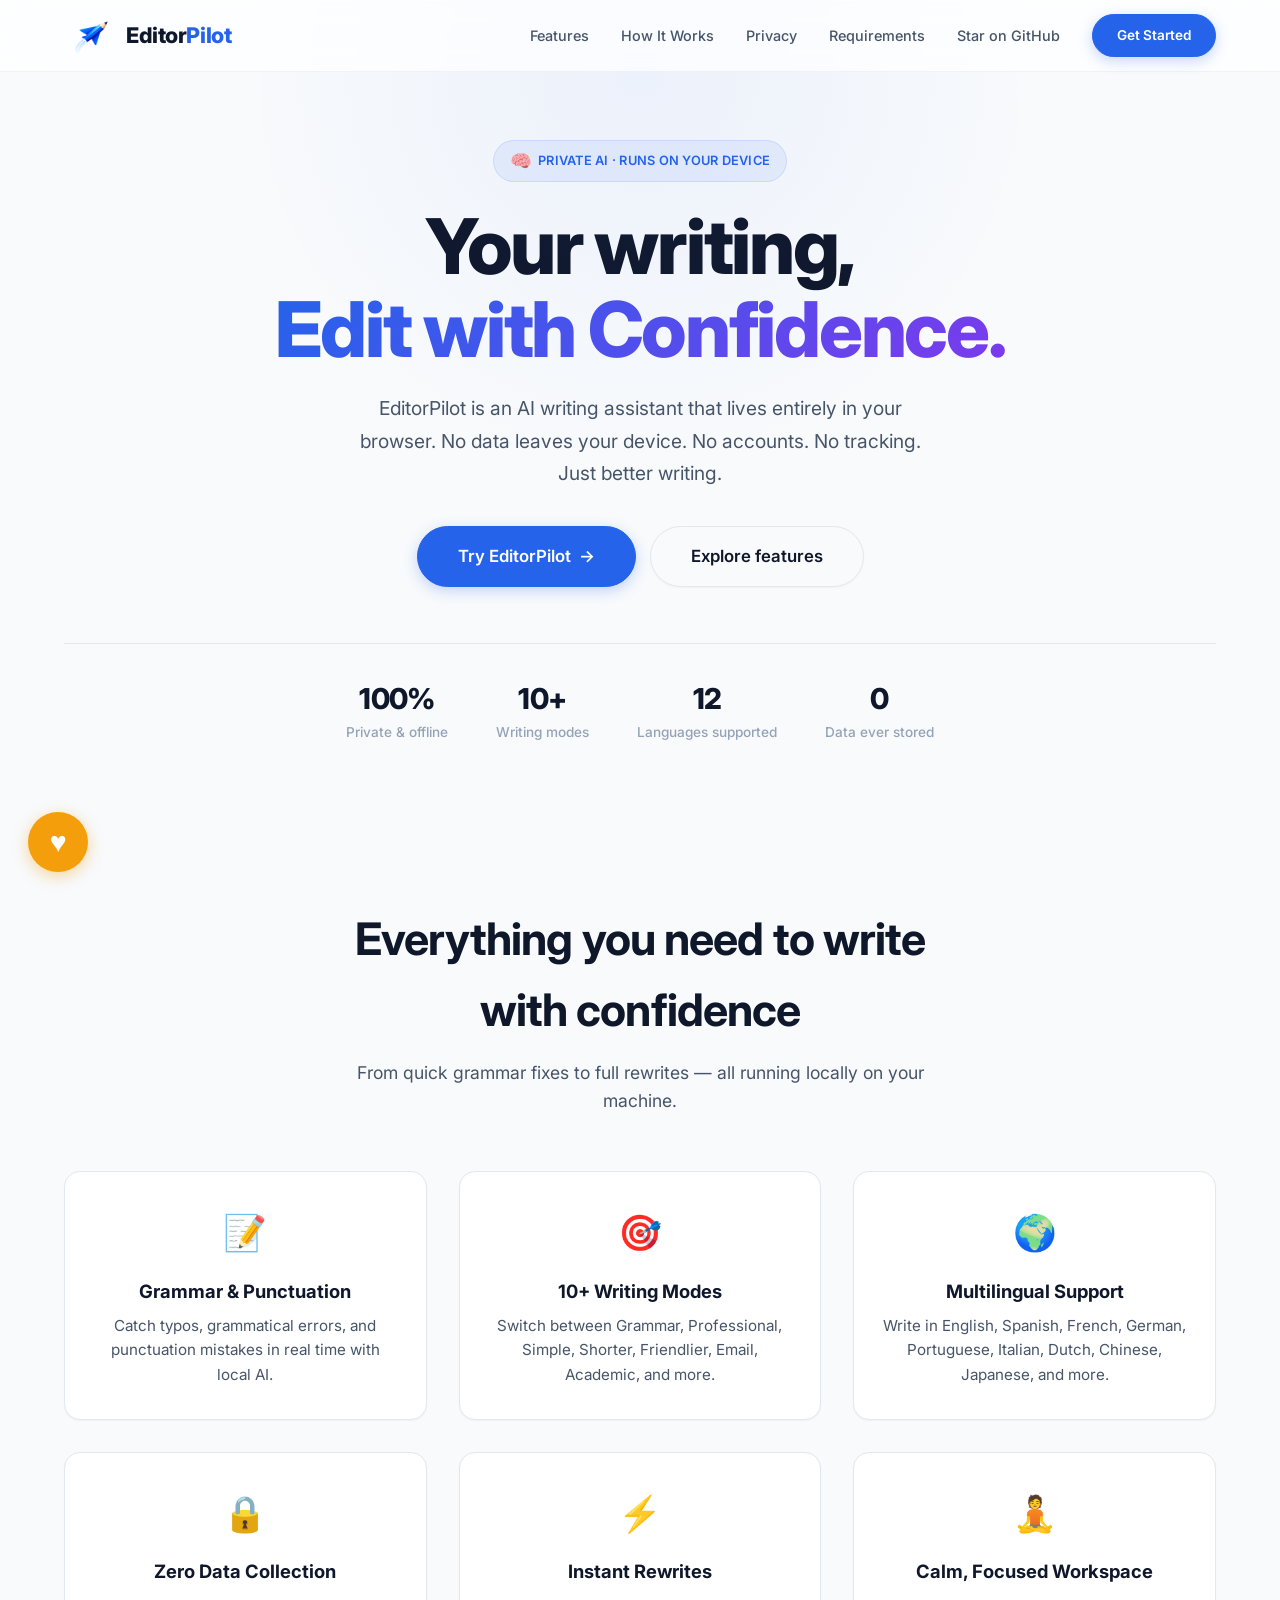
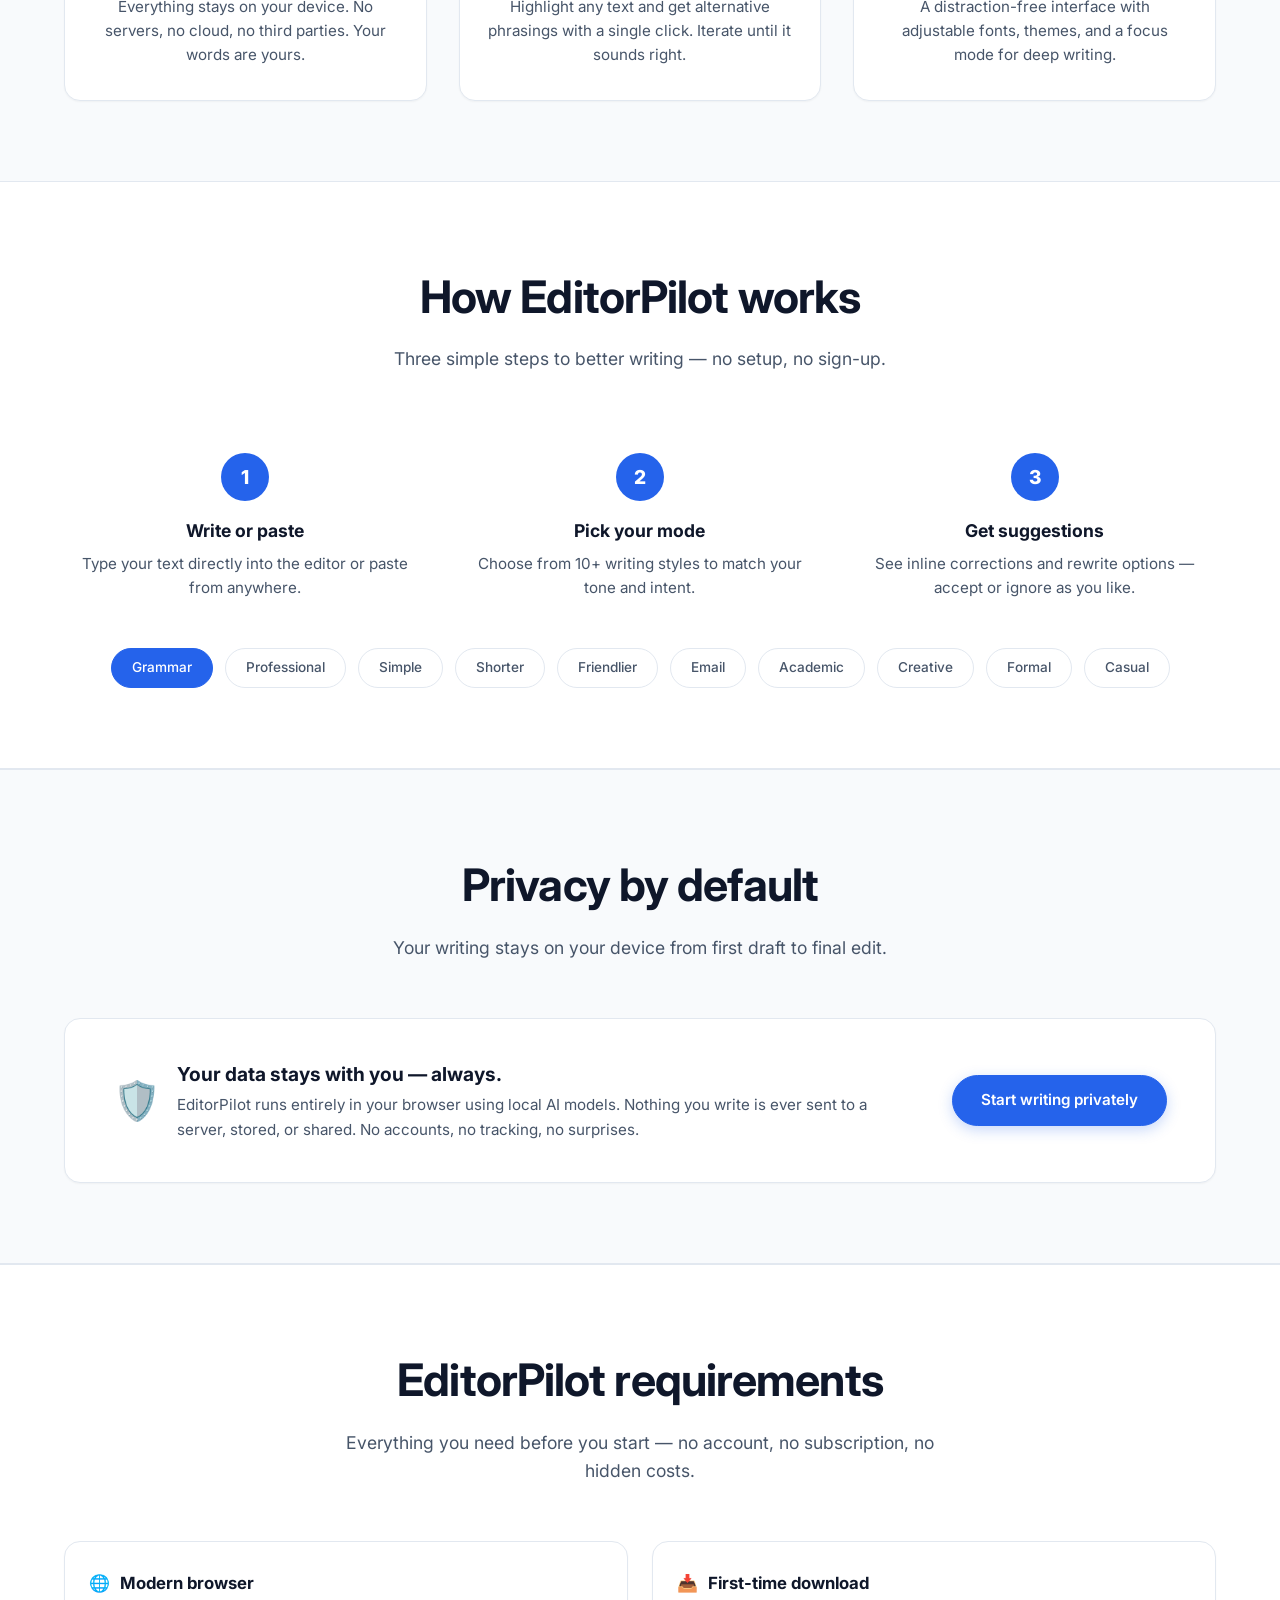
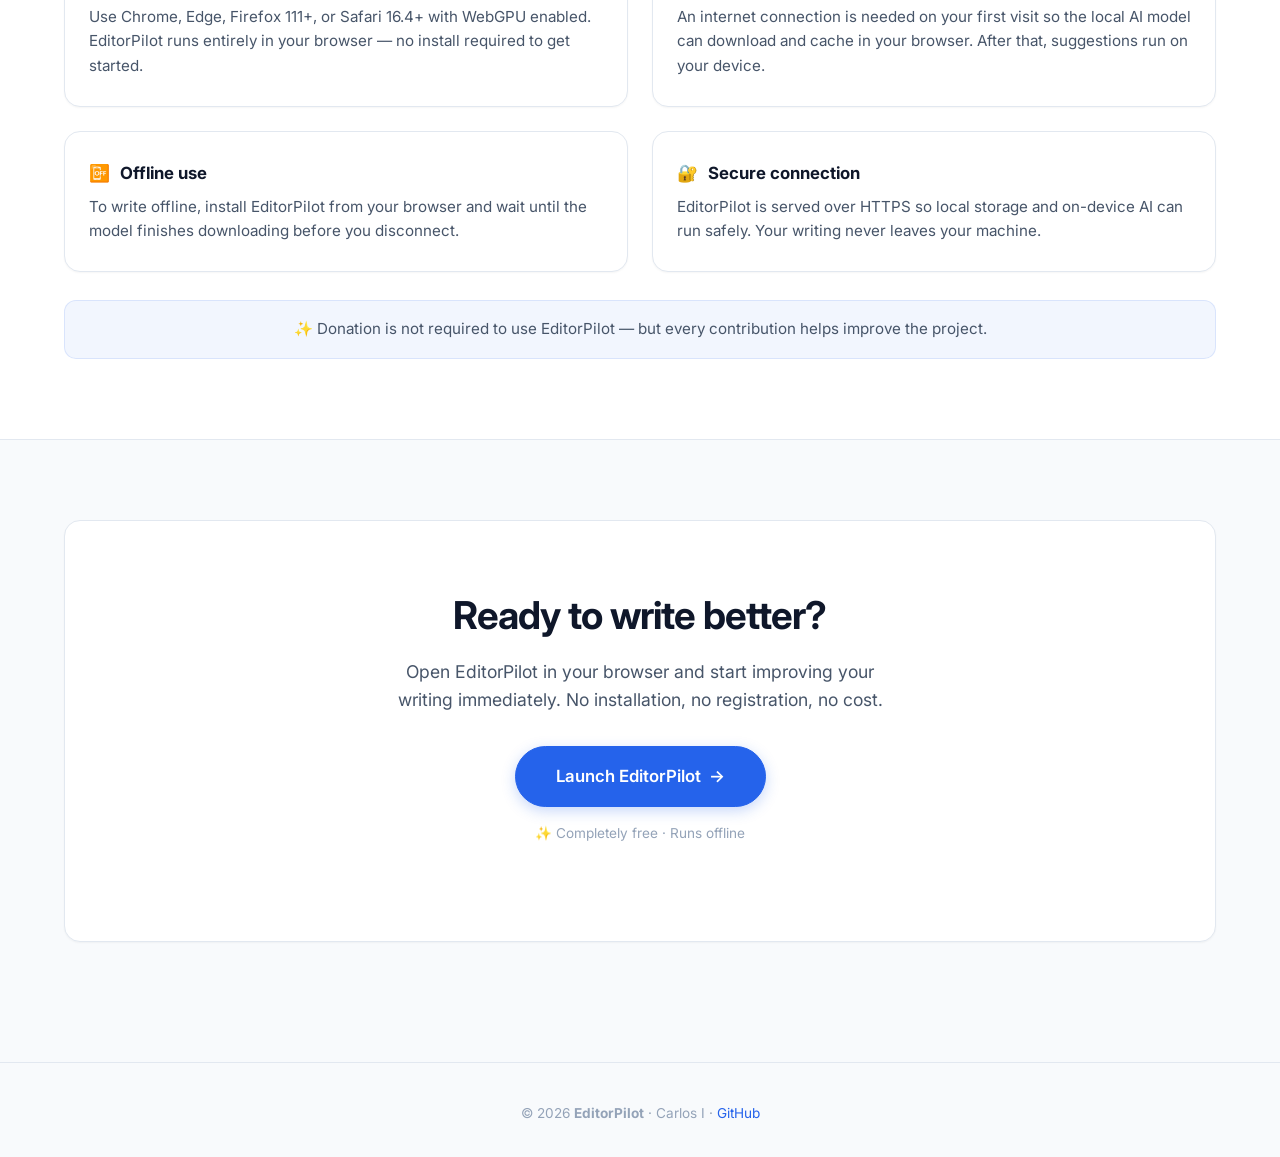
<file: index.html>
<!DOCTYPE html>
<html lang="en">
<head>
    <meta charset="UTF-8" />
    <meta name="viewport" content="width=device-width, initial-scale=1.0" />
    <meta name="description" content="EditorPilot — private AI writing assistant that runs entirely on your device. No data leaves your browser." />
    <title>EditorPilot · Private AI Writing Assistant</title>
    <link rel="icon" href="/logo.png" type="image/png" />
    <link rel="preconnect" href="https://fonts.googleapis.com" />
    <link rel="preconnect" href="https://fonts.gstatic.com" crossorigin />
    <link href="https://fonts.googleapis.com/css2?family=Inter:opsz,wght@14..32,400;14..32,500;14..32,600;14..32,700;14..32,800&display=swap" rel="stylesheet" />
    <style>
        *,
        *::before,
        *::after {
            box-sizing: border-box;
            margin: 0;
            padding: 0;
        }

        :root {
            --brand: #2563eb;
            --brand-dark: #1d4ed8;
            --brand-light: #60a5fa;
            --brand-glow: rgba(37, 99, 235, 0.25);
            --bg: #f8fafc;
            --bg-card: #ffffff;
            --text: #0f172a;
            --text-secondary: #475569;
            --text-muted: #94a3b8;
            --border: #e2e8f0;
            --radius: 16px;
            --shadow-sm: 0 1px 2px rgba(0, 0, 0, 0.04);
            --shadow-md: 0 8px 30px rgba(0, 0, 0, 0.06);
            --shadow-lg: 0 20px 60px rgba(0, 0, 0, 0.08);
            --font: 'Inter', -apple-system, BlinkMacSystemFont, 'Segoe UI', Roboto, sans-serif;
            --max-width: 1200px;
            --nav-height: 72px;
            --transition: 0.3s cubic-bezier(0.4, 0, 0.2, 1);
        }

        html {
            scroll-behavior: smooth;
            -webkit-font-smoothing: antialiased;
            -moz-osx-font-smoothing: grayscale;
        }

        body {
            font-family: var(--font);
            background: var(--bg);
            color: var(--text);
            line-height: 1.6;
        }

        a {
            color: var(--brand);
            text-decoration: none;
        }
        a:hover {
            color: var(--brand-dark);
        }

        .container {
            max-width: var(--max-width);
            margin: 0 auto;
            padding: 0 24px;
        }

        /* ── buttons ── */
        .btn {
            display: inline-flex;
            align-items: center;
            justify-content: center;
            gap: 8px;
            font-family: var(--font);
            font-weight: 600;
            font-size: 0.95rem;
            padding: 12px 28px;
            border: none;
            border-radius: 40px;
            cursor: pointer;
            transition: var(--transition);
            background: var(--bg-card);
            color: var(--text);
            box-shadow: var(--shadow-sm);
            border: 1px solid var(--border);
        }
        .btn:hover {
            transform: translateY(-2px);
            box-shadow: var(--shadow-md);
        }
        .btn-primary {
            background: var(--brand);
            color: #fff;
            border-color: var(--brand);
            box-shadow: 0 4px 14px var(--brand-glow);
        }
        .btn-primary:hover {
            background: var(--brand-dark);
            border-color: var(--brand-dark);
            box-shadow: 0 6px 20px var(--brand-glow);
            color: #fff;
        }
        .btn-outline {
            background: transparent;
            border: 1.5px solid var(--border);
        }
        .btn-outline:hover {
            border-color: var(--brand);
            color: var(--brand);
        }
        .btn-large {
            padding: 16px 40px;
            font-size: 1.05rem;
        }

        /* ── header / nav ── */
        .navbar {
            position: fixed;
            top: 0;
            left: 0;
            right: 0;
            z-index: 100;
            height: var(--nav-height);
            background: rgba(255, 255, 255, 0.72);
            backdrop-filter: blur(14px) saturate(1.4);
            border-bottom: 1px solid rgba(226, 232, 240, 0.5);
            transition: var(--transition);
        }
        .navbar .container {
            display: flex;
            align-items: center;
            justify-content: space-between;
            height: 100%;
        }

        .brand {
            display: flex;
            align-items: center;
            gap: 10px;
            font-weight: 800;
            font-size: 1.35rem;
            letter-spacing: -0.02em;
        }
        .brand-logo {
            height: 52px;
            width: 52px;
            object-fit: contain;
        }
        .brand-editor {
            color: var(--text);
        }
        .brand-pilot {
            color: var(--brand);
        }

        .nav-links {
            display: flex;
            align-items: center;
            gap: 32px;
            list-style: none;
        }
        .nav-links a {
            font-weight: 500;
            font-size: 0.9rem;
            color: var(--text-secondary);
            transition: var(--transition);
            position: relative;
        }
        .nav-links a::after {
            content: '';
            position: absolute;
            bottom: -4px;
            left: 0;
            right: 0;
            height: 2px;
            background: var(--brand);
            border-radius: 2px;
            transform: scaleX(0);
            transition: var(--transition);
        }
        .nav-links a:hover {
            color: var(--text);
        }
        .nav-links a:hover::after {
            transform: scaleX(1);
        }

        .nav-cta .btn {
            padding: 10px 24px;
            font-size: 0.85rem;
        }

        .mobile-toggle {
            display: none;
            flex-direction: column;
            gap: 5px;
            background: none;
            border: none;
            cursor: pointer;
            padding: 4px;
        }
        .mobile-toggle span {
            display: block;
            width: 24px;
            height: 2px;
            background: var(--text);
            border-radius: 2px;
            transition: var(--transition);
        }

        /* ── hero ── */
        .hero {
            padding: 140px 0 80px;
            text-align: center;
            position: relative;
            overflow: hidden;
        }
        .hero::before {
            content: '';
            position: absolute;
            top: -40%;
            left: 50%;
            transform: translateX(-50%);
            width: 800px;
            height: 800px;
            background: radial-gradient(circle, rgba(37, 99, 235, 0.06) 0%, transparent 70%);
            border-radius: 50%;
            pointer-events: none;
        }
        .hero-badge {
            display: inline-flex;
            align-items: center;
            gap: 6px;
            background: rgba(37, 99, 235, 0.08);
            color: var(--brand);
            font-weight: 600;
            font-size: 0.8rem;
            padding: 6px 16px;
            border-radius: 40px;
            margin-bottom: 24px;
            border: 1px solid rgba(37, 99, 235, 0.12);
            letter-spacing: 0.02em;
            text-transform: uppercase;
        }
        .hero-badge span {
            font-size: 1.1rem;
        }

        .hero h1 {
            font-size: clamp(2.8rem, 7vw, 4.8rem);
            font-weight: 800;
            letter-spacing: -0.03em;
            line-height: 1.08;
            margin-bottom: 20px;
        }
        .hero h1 .highlight {
            background: linear-gradient(135deg, var(--brand), #7c3aed);
            -webkit-background-clip: text;
            -webkit-text-fill-color: transparent;
            background-clip: text;
        }
        .hero p {
            font-size: 1.2rem;
            color: var(--text-secondary);
            max-width: 600px;
            margin: 0 auto 36px;
            line-height: 1.7;
        }
        .hero-actions {
            display: flex;
            flex-wrap: wrap;
            justify-content: center;
            gap: 14px;
            margin-bottom: 56px;
        }

        .hero-stats {
            display: flex;
            justify-content: center;
            gap: 48px;
            flex-wrap: wrap;
            padding-top: 32px;
            border-top: 1px solid var(--border);
        }
        .hero-stats .stat {
            text-align: center;
        }
        .hero-stats .stat-number {
            font-size: 1.8rem;
            font-weight: 800;
            color: var(--text);
            letter-spacing: -0.02em;
        }
        .hero-stats .stat-label {
            font-size: 0.85rem;
            color: var(--text-muted);
            font-weight: 500;
        }

        /* ── features ── */
        .section {
            padding: 80px 0;
        }
        .section-header {
            text-align: center;
            max-width: 640px;
            margin: 0 auto 56px;
        }
        .section-header h2 {
            font-size: clamp(2rem, 4vw, 2.8rem);
            font-weight: 700;
            letter-spacing: -0.02em;
            margin-bottom: 12px;
        }
        .section-header p {
            color: var(--text-secondary);
            font-size: 1.1rem;
        }

        /* ── 6 cards in 2 rows of 3 ── */
        .features-grid {
            display: grid;
            grid-template-columns: repeat(3, 1fr);
            gap: 32px;
        }

        .feature-card {
            background: var(--bg-card);
            padding: 32px 28px;
            border-radius: var(--radius);
            border: 1px solid var(--border);
            transition: var(--transition);
            box-shadow: var(--shadow-sm);
            text-align: center;
        }
        .feature-card:hover {
            transform: translateY(-6px);
            box-shadow: var(--shadow-lg);
            border-color: var(--brand-light);
        }
        .feature-icon {
            font-size: 2.2rem;
            margin-bottom: 16px;
            display: inline-block;
        }
        .feature-card h3 {
            font-size: 1.15rem;
            font-weight: 700;
            margin-bottom: 8px;
        }
        .feature-card p {
            color: var(--text-secondary);
            font-size: 0.95rem;
            line-height: 1.6;
        }

        /* ── how it works ── */
        .steps {
            display: grid;
            grid-template-columns: repeat(auto-fit, minmax(200px, 1fr));
            gap: 32px;
            counter-reset: step;
        }
        .step {
            text-align: center;
            padding: 24px 16px;
            position: relative;
        }
        .step::before {
            counter-increment: step;
            content: counter(step);
            display: inline-flex;
            align-items: center;
            justify-content: center;
            width: 48px;
            height: 48px;
            border-radius: 50%;
            background: var(--brand);
            color: #fff;
            font-weight: 800;
            font-size: 1.2rem;
            margin-bottom: 16px;
        }
        .step h3 {
            font-size: 1.1rem;
            font-weight: 700;
            margin-bottom: 6px;
        }
        .step p {
            color: var(--text-secondary);
            font-size: 0.95rem;
        }

        /* ── modes showcase ── */
        .modes-showcase {
            display: flex;
            flex-wrap: wrap;
            justify-content: center;
            gap: 12px;
            margin-top: 24px;
        }
        .mode-tag {
            background: var(--bg-card);
            padding: 8px 20px;
            border-radius: 40px;
            border: 1px solid var(--border);
            font-size: 0.85rem;
            font-weight: 500;
            color: var(--text-secondary);
            transition: var(--transition);
        }
        .mode-tag:hover {
            border-color: var(--brand);
            color: var(--brand);
            transform: translateY(-2px);
        }
        .mode-tag.active {
            background: var(--brand);
            color: #fff;
            border-color: var(--brand);
        }

        /* ── privacy banner ── */
        #privacy {
            background: var(--bg);
            border-top: 1px solid var(--border);
            border-bottom: 1px solid var(--border);
        }
        .local-writing-card {
            background: var(--bg-card);
            border: 1px solid var(--border);
            border-radius: var(--radius);
            padding: 40px 48px;
            display: flex;
            flex-wrap: wrap;
            align-items: center;
            justify-content: space-between;
            gap: 24px;
            box-shadow: var(--shadow-sm);
            width: 100%;
        }
        .local-writing-card .privacy-text {
            display: flex;
            align-items: center;
            gap: 16px;
            flex: 1 1 520px;
            min-width: 0;
        }
        .local-writing-card .privacy-icon {
            font-size: 2.4rem;
            flex: 0 0 auto;
        }
        .local-writing-card h3 {
            font-weight: 700;
            font-size: 1.2rem;
            margin-bottom: 4px;
        }
        .local-writing-card p {
            color: var(--text-secondary);
            font-size: 0.95rem;
            max-width: 720px;
        }

        /* ── cta ── */
        .cta-section {
            background: var(--bg-card);
            border-radius: var(--radius);
            padding: 64px 48px;
            text-align: center;
            border: 1px solid var(--border);
            box-shadow: var(--shadow-sm);
        }
        .cta-section h2 {
            font-size: clamp(1.8rem, 3vw, 2.6rem);
            font-weight: 700;
            letter-spacing: -0.02em;
            margin-bottom: 12px;
        }
        .cta-section p {
            color: var(--text-secondary);
            font-size: 1.1rem;
            max-width: 500px;
            margin: 0 auto 32px;
        }

        /* ── footer ── */
        .footer {
            padding: 40px 0 32px;
            border-top: 1px solid var(--border);
            margin-top: 40px;
        }
        .footer .container {
            display: flex;
            justify-content: center;
            align-items: center;
        }
        .footer-copy {
            font-size: 0.85rem;
            color: var(--text-muted);
            text-align: center;
        }

        /* ── Floating Donate FAB (bottom-left) ── */
        .donate-fab {
            position: fixed;
            bottom: 28px;
            left: 28px;
            z-index: 200;
            width: 60px;
            height: 60px;
            border-radius: 50%;
            background: #f59e0b;
            color: #fff;
            border: none;
            box-shadow: 0 4px 16px rgba(245, 158, 11, 0.4);
            font-size: 1.8rem;
            cursor: pointer;
            transition: all 0.25s ease;
            display: flex;
            align-items: center;
            justify-content: center;
        }
        .donate-fab:hover {
            transform: scale(1.08) translateY(-3px);
            box-shadow: 0 8px 28px rgba(245, 158, 11, 0.5);
            background: #d97706;
        }
        .donate-fab:active {
            transform: scale(0.95);
        }

        /* ── Donation Modal ── */
        .modal-overlay {
            position: fixed;
            top: 0;
            left: 0;
            right: 0;
            bottom: 0;
            background: rgba(15, 23, 42, 0.5);
            backdrop-filter: blur(4px);
            display: flex;
            align-items: center;
            justify-content: center;
            z-index: 300;
            padding: 20px;
            opacity: 0;
            pointer-events: none;
            transition: opacity 0.3s ease;
        }
        .modal-overlay.open {
            opacity: 1;
            pointer-events: auto;
        }
        .modal-card {
            background: #fff;
            border-radius: 24px;
            max-width: 480px;
            width: 100%;
            padding: 32px 28px;
            box-shadow: var(--shadow-lg);
            transform: translateY(20px);
            transition: transform 0.3s ease;
        }
        .modal-overlay.open .modal-card {
            transform: translateY(0);
        }
        .modal-header {
            display: flex;
            justify-content: space-between;
            align-items: center;
            margin-bottom: 16px;
        }
        .modal-header h3 {
            font-size: 1.5rem;
            font-weight: 700;
        }
        .close-modal {
            background: none;
            border: none;
            font-size: 1.5rem;
            cursor: pointer;
            color: var(--text-muted);
            transition: color 0.2s;
            padding: 4px 8px;
        }
        .close-modal:hover {
            color: var(--text);
        }
        .donation-message {
            background: #f8fafc;
            padding: 16px;
            border-radius: 12px;
            margin: 16px 0 24px;
            font-size: 0.95rem;
            color: var(--text-secondary);
            border-left: 4px solid var(--brand);
        }
        .donation-links {
            display: flex;
            flex-direction: column;
            gap: 12px;
            margin-bottom: 20px;
        }
        .donation-link {
            display: block;
            padding: 14px 20px;
            border-radius: 40px;
            background: var(--bg);
            border: 1px solid var(--border);
            text-align: center;
            font-weight: 600;
            color: var(--text);
            transition: all 0.2s;
        }
        .donation-link:hover {
            background: var(--brand);
            color: #fff;
            border-color: var(--brand);
            transform: translateY(-2px);
        }
        .footnote {
            font-size: 0.8rem;
            color: var(--text-muted);
            text-align: center;
            margin-top: 8px;
        }

        /* ── requirements ── */
        .requirements-grid {
            display: grid;
            grid-template-columns: repeat(2, 1fr);
            gap: 24px;
        }
        .requirement-card {
            background: var(--bg-card);
            padding: 28px 24px;
            border-radius: var(--radius);
            border: 1px solid var(--border);
            box-shadow: var(--shadow-sm);
        }
        .requirement-card h3 {
            font-size: 1.05rem;
            font-weight: 700;
            margin-bottom: 8px;
            display: flex;
            align-items: center;
            gap: 10px;
        }
        .requirement-card p {
            color: var(--text-secondary);
            font-size: 0.95rem;
            line-height: 1.6;
        }
        .requirement-note {
            margin-top: 28px;
            text-align: center;
            font-size: 0.95rem;
            color: var(--text-secondary);
            padding: 16px 20px;
            background: rgba(37, 99, 235, 0.06);
            border: 1px solid rgba(37, 99, 235, 0.12);
            border-radius: 12px;
        }

        /* ── responsive ── */
        @media (max-width: 1024px) {
            .features-grid {
                grid-template-columns: repeat(2, 1fr);
            }
        }

        @media (max-width: 768px) {
            .nav-links {
                display: none;
                position: absolute;
                top: var(--nav-height);
                left: 0;
                right: 0;
                background: var(--bg-card);
                flex-direction: column;
                padding: 24px;
                gap: 16px;
                border-bottom: 1px solid var(--border);
                box-shadow: var(--shadow-md);
            }
            .nav-links.open {
                display: flex;
            }
            .mobile-toggle {
                display: flex;
            }
            .hero {
                padding: 120px 0 60px;
            }
            .hero h1 {
                font-size: 2.4rem;
            }
            .hero p {
                font-size: 1rem;
            }
            .hero-stats {
                gap: 24px;
            }
            .local-writing-card {
                padding: 28px 24px;
                flex-direction: column;
                text-align: center;
            }
            .local-writing-card .privacy-text {
                flex: 1 1 auto;
                flex-direction: column;
            }
            .cta-section {
                padding: 40px 24px;
            }
            .section {
                padding: 56px 0;
            }
            .donate-fab {
                bottom: 20px;
                left: 20px;
                width: 54px;
                height: 54px;
                font-size: 1.6rem;
            }
        }

        @media (max-width: 640px) {
            .features-grid {
                grid-template-columns: 1fr;
            }
            .hero h1 {
                font-size: 1.9rem;
            }
            .hero-actions .btn {
                width: 100%;
                justify-content: center;
            }
            .steps {
                grid-template-columns: 1fr;
            }
            .requirements-grid {
                grid-template-columns: 1fr;
            }
            .modal-card {
                padding: 24px 16px;
            }
        }
    </style>
</head>
<body>

    <!-- ═══ NAV ═══ -->
    <header class="navbar" role="banner">
        <div class="container">
            <a href="#" class="brand" aria-label="EditorPilot home">
                <img src="/logo.png" alt="EditorPilot logo" class="brand-logo" width="52" height="52" />
                <span><span class="brand-editor">Editor</span><span class="brand-pilot">Pilot</span></span>
            </a>

            <nav class="nav-links" id="nav-links" role="navigation" aria-label="Main">
                <a href="#features">Features</a>
                <a href="#how-it-works">How It Works</a>
                <a href="#privacy">Privacy</a>
                <a href="#requirements">Requirements</a>
                <a href="https://github.com/tuton012/editorpilot" target="_blank" rel="noopener noreferrer">Star on GitHub</a>
                <a href="/editor/" class="nav-cta">
                    <span class="btn btn-primary">Get Started</span>
                </a>
            </nav>

            <button class="mobile-toggle" id="mobile-toggle" aria-label="Toggle navigation" aria-expanded="false">
                <span></span><span></span><span></span>
                <span class="visually-hidden">Menu</span>
            </button>
        </div>
    </header>

    <!-- ═══ HERO ═══ -->
    <section class="hero" id="hero">
        <div class="container">
            <div class="hero-badge">
                <span>🧠</span> Private AI · Runs on your device
            </div>

            <h1>
                Your writing,<br />
                <span class="highlight">Edit with Confidence.</span>
            </h1>

            <p>
                EditorPilot is an AI writing assistant that lives entirely in your browser.
                No data leaves your device. No accounts. No tracking. Just better writing.
            </p>

            <div class="hero-actions">
                <a href="/editor/" class="btn btn-primary btn-large">Try EditorPilot &nbsp;→</a>
                <a href="#features" class="btn btn-outline btn-large">Explore features</a>
            </div>

            <div class="hero-stats">
                <div class="stat">
                    <div class="stat-number">100%</div>
                    <div class="stat-label">Private & offline</div>
                </div>
                <div class="stat">
                    <div class="stat-number">10+</div>
                    <div class="stat-label">Writing modes</div>
                </div>
                <div class="stat">
                    <div class="stat-number">12</div>
                    <div class="stat-label">Languages supported</div>
                </div>
                <div class="stat">
                    <div class="stat-number">0</div>
                    <div class="stat-label">Data ever stored</div>
                </div>
            </div>
        </div>
    </section>

    <!-- ═══ FEATURES ═══ -->
    <section class="section" id="features">
        <div class="container">
            <div class="section-header">
                <h2>Everything you need to write with confidence</h2>
                <p>From quick grammar fixes to full rewrites — all running locally on your machine.</p>
            </div>

            <div class="features-grid">
                <div class="feature-card">
                    <div class="feature-icon">📝</div>
                    <h3>Grammar & Punctuation</h3>
                    <p>Catch typos, grammatical errors, and punctuation mistakes in real time with local AI.</p>
                </div>
                <div class="feature-card">
                    <div class="feature-icon">🎯</div>
                    <h3>10+ Writing Modes</h3>
                    <p>Switch between Grammar, Professional, Simple, Shorter, Friendlier, Email, Academic, and more.</p>
                </div>
                <div class="feature-card">
                    <div class="feature-icon">🌍</div>
                    <h3>Multilingual Support</h3>
                    <p>Write in English, Spanish, French, German, Portuguese, Italian, Dutch, Chinese, Japanese, and more.</p>
                </div>
                <div class="feature-card">
                    <div class="feature-icon">🔒</div>
                    <h3>Zero Data Collection</h3>
                    <p>Everything stays on your device. No servers, no cloud, no third parties. Your words are yours.</p>
                </div>
                <div class="feature-card">
                    <div class="feature-icon">⚡</div>
                    <h3>Instant Rewrites</h3>
                    <p>Highlight any text and get alternative phrasings with a single click. Iterate until it sounds right.</p>
                </div>
                <div class="feature-card">
                    <div class="feature-icon">🧘</div>
                    <h3>Calm, Focused Workspace</h3>
                    <p>A distraction-free interface with adjustable fonts, themes, and a focus mode for deep writing.</p>
                </div>
            </div>
        </div>
    </section>

    <!-- ═══ HOW IT WORKS ═══ -->
    <section class="section" id="how-it-works" style="background: var(--bg-card); border-top: 1px solid var(--border); border-bottom: 1px solid var(--border);">
        <div class="container">
            <div class="section-header">
                <h2>How EditorPilot works</h2>
                <p>Three simple steps to better writing — no setup, no sign-up.</p>
            </div>

            <div class="steps">
                <div class="step">
                    <h3>Write or paste</h3>
                    <p>Type your text directly into the editor or paste from anywhere.</p>
                </div>
                <div class="step">
                    <h3>Pick your mode</h3>
                    <p>Choose from 10+ writing styles to match your tone and intent.</p>
                </div>
                <div class="step">
                    <h3>Get suggestions</h3>
                    <p>See inline corrections and rewrite options — accept or ignore as you like.</p>
                </div>
            </div>

            <div class="modes-showcase">
                <span class="mode-tag active">Grammar</span>
                <span class="mode-tag">Professional</span>
                <span class="mode-tag">Simple</span>
                <span class="mode-tag">Shorter</span>
                <span class="mode-tag">Friendlier</span>
                <span class="mode-tag">Email</span>
                <span class="mode-tag">Academic</span>
                <span class="mode-tag">Creative</span>
                <span class="mode-tag">Formal</span>
                <span class="mode-tag">Casual</span>
            </div>
        </div>
    </section>

    <!-- ═══ PRIVACY ═══ -->
    <section class="section" id="privacy">
        <div class="container">
            <div class="section-header">
                <h2>Privacy by default</h2>
                <p>Your writing stays on your device from first draft to final edit.</p>
            </div>

            <div class="local-writing-card">
                <div class="privacy-text">
                    <span class="privacy-icon">🛡️</span>
                    <div>
                        <h3>Your data stays with you — always.</h3>
                        <p>EditorPilot runs entirely in your browser using local AI models. Nothing you write is ever sent to a server, stored, or shared. No accounts, no tracking, no surprises.</p>
                    </div>
                </div>
                <a href="/editor/" class="btn btn-primary">Start writing privately</a>
            </div>
        </div>
    </section>

    <!-- ═══ REQUIREMENTS ═══ -->
    <section class="section" id="requirements" style="background: var(--bg-card); border-top: 1px solid var(--border); border-bottom: 1px solid var(--border);">
        <div class="container">
            <div class="section-header">
                <h2>EditorPilot requirements</h2>
                <p>Everything you need before you start — no account, no subscription, no hidden costs.</p>
            </div>

            <div class="requirements-grid">
                <div class="requirement-card">
                    <h3><span aria-hidden="true">🌐</span> Modern browser</h3>
                    <p>Use Chrome, Edge, Firefox 111+, or Safari 16.4+ with WebGPU enabled. EditorPilot runs entirely in your browser — no install required to get started.</p>
                </div>
                <div class="requirement-card">
                    <h3><span aria-hidden="true">📥</span> First-time download</h3>
                    <p>An internet connection is needed on your first visit so the local AI model can download and cache in your browser. After that, suggestions run on your device.</p>
                </div>
                <div class="requirement-card">
                    <h3><span aria-hidden="true">📴</span> Offline use</h3>
                    <p>To write offline, install EditorPilot from your browser and wait until the model finishes downloading before you disconnect.</p>
                </div>
                <div class="requirement-card">
                    <h3><span aria-hidden="true">🔐</span> Secure connection</h3>
                    <p>EditorPilot is served over HTTPS so local storage and on-device AI can run safely. Your writing never leaves your machine.</p>
                </div>
            </div>

            <p class="requirement-note">
                ✨ Donation is not required to use EditorPilot — but every contribution helps improve the project.
            </p>
        </div>
    </section>

    <!-- ═══ CTA ═══ -->
    <section class="section" id="cta">
        <div class="container">
            <div class="cta-section">
                <h2>Ready to write better?</h2>
                <p>Open EditorPilot in your browser and start improving your writing immediately. No installation, no registration, no cost.</p>
                <a href="/editor/" class="btn btn-primary btn-large">Launch EditorPilot &nbsp;→</a>
                <p style="margin-top: 16px; font-size: 0.85rem; color: var(--text-muted);">
                    ✨ Completely free · Runs offline
                </p>
            </div>
        </div>
    </section>

    <!-- ═══ FOOTER ═══ -->
    <footer class="footer" role="contentinfo">
        <div class="container">
            <div class="footer-copy">
                © 2026 <strong>EditorPilot</strong> · Carlos I
                <span aria-hidden="true"> · </span>
                <a href="https://github.com/tuton012/editorpilot" target="_blank" rel="noopener noreferrer">GitHub</a>
            </div>
        </div>
    </footer>

    <!-- ═══ FLOATING DONATE BUTTON (bottom-left) ═══ -->
    <button type="button" class="donate-fab" id="btn-donate-fab" aria-label="Support EditorPilot" title="Support this project">
        <span aria-hidden="true">♥</span>
    </button>

    <!-- ═══ DONATION MODAL ═══ -->
    <div id="donation-modal" class="modal-overlay" role="dialog" aria-modal="true" aria-labelledby="donation-title">
        <div class="modal-card">
            <div class="modal-header">
                <h3 id="donation-title">Support This Project</h3>
                <button type="button" class="close-modal" id="close-donation-modal" aria-label="Close">✕</button>
            </div>
            <div class="donation-message">
                ✨ Donation is not required to use EditorPilot — but every contribution helps improve the project.
            </div>
            <div class="donation-links">
                <a href="https://donate.stripe.com/5kAaIF8nD5xS8ve000" target="_blank" rel="noopener noreferrer" class="donation-link">Donate via Stripe</a>
                <a href="https://www.paypal.com/ncp/payment/CZJHNVHKCFYDA" target="_blank" rel="noopener noreferrer" class="donation-link">Donate via PayPal</a>
                <a href="https://buymeacoffee.com/carlos.i" target="_blank" rel="noopener noreferrer" class="donation-link">Buy Me a Coffee</a>
            </div>
            <div class="footnote">EditorPilot · Created by Carlos I</div>
        </div>
    </div>

    <!-- ═══ JAVASCRIPT ═══ -->
    <script>
        // ── Mobile nav toggle ──
        const toggle = document.getElementById('mobile-toggle');
        const navLinks = document.getElementById('nav-links');

        toggle.addEventListener('click', () => {
            const open = navLinks.classList.toggle('open');
            toggle.setAttribute('aria-expanded', open);
        });

        // Close nav on link click (mobile)
        navLinks.querySelectorAll('a').forEach(link => {
            link.addEventListener('click', () => {
                navLinks.classList.remove('open');
                toggle.setAttribute('aria-expanded', 'false');
            });
        });

        // ── Smooth anchor scroll (only for internal # links) ──
        document.querySelectorAll('a[href^="#"]').forEach(anchor => {
            anchor.addEventListener('click', function(e) {
                const target = document.querySelector(this.getAttribute('href'));
                if (target) {
                    e.preventDefault();
                    const offset = 80;
                    const top = target.getBoundingClientRect().top + window.pageYOffset - offset;
                    window.scrollTo({ top, behavior: 'smooth' });
                }
            });
        });

        // ── Mode tags click ──
        document.querySelectorAll('.mode-tag').forEach(tag => {
            tag.addEventListener('click', function() {
                document.querySelectorAll('.mode-tag').forEach(t => t.classList.remove('active'));
                this.classList.add('active');
            });
        });

        // ── Donation Modal logic ──
        const fab = document.getElementById('btn-donate-fab');
        const modal = document.getElementById('donation-modal');
        const closeBtn = document.getElementById('close-donation-modal');

        function openModal() {
            modal.classList.add('open');
        }

        function closeModal() {
            modal.classList.remove('open');
        }

        fab.addEventListener('click', openModal);
        closeBtn.addEventListener('click', closeModal);

        // Close on overlay click (outside card)
        modal.addEventListener('click', function(e) {
            if (e.target === modal) {
                closeModal();
            }
        });

        // Close with Escape key
        document.addEventListener('keydown', function(e) {
            if (e.key === 'Escape' && modal.classList.contains('open')) {
                closeModal();
            }
        });

        // ── Stats animation ──
        if ('IntersectionObserver' in window) {
            const stats = document.querySelectorAll('.stat-number');
            const observer = new IntersectionObserver((entries) => {
                entries.forEach(entry => {
                    if (entry.isIntersecting) {
                        entry.target.style.opacity = '1';
                        entry.target.style.transform = 'translateY(0)';
                    }
                });
            }, { threshold: 0.5 });

            stats.forEach(stat => {
                stat.style.opacity = '0';
                stat.style.transform = 'translateY(12px)';
                stat.style.transition = '0.6s cubic-bezier(0.4, 0, 0.2, 1)';
                observer.observe(stat);
            });
        }

        console.log('✈️ EditorPilot — Private AI Writing Assistant');
        console.log('🔒 100% local · No data ever leaves your device.');
    </script>

</body>
</html>
</file>
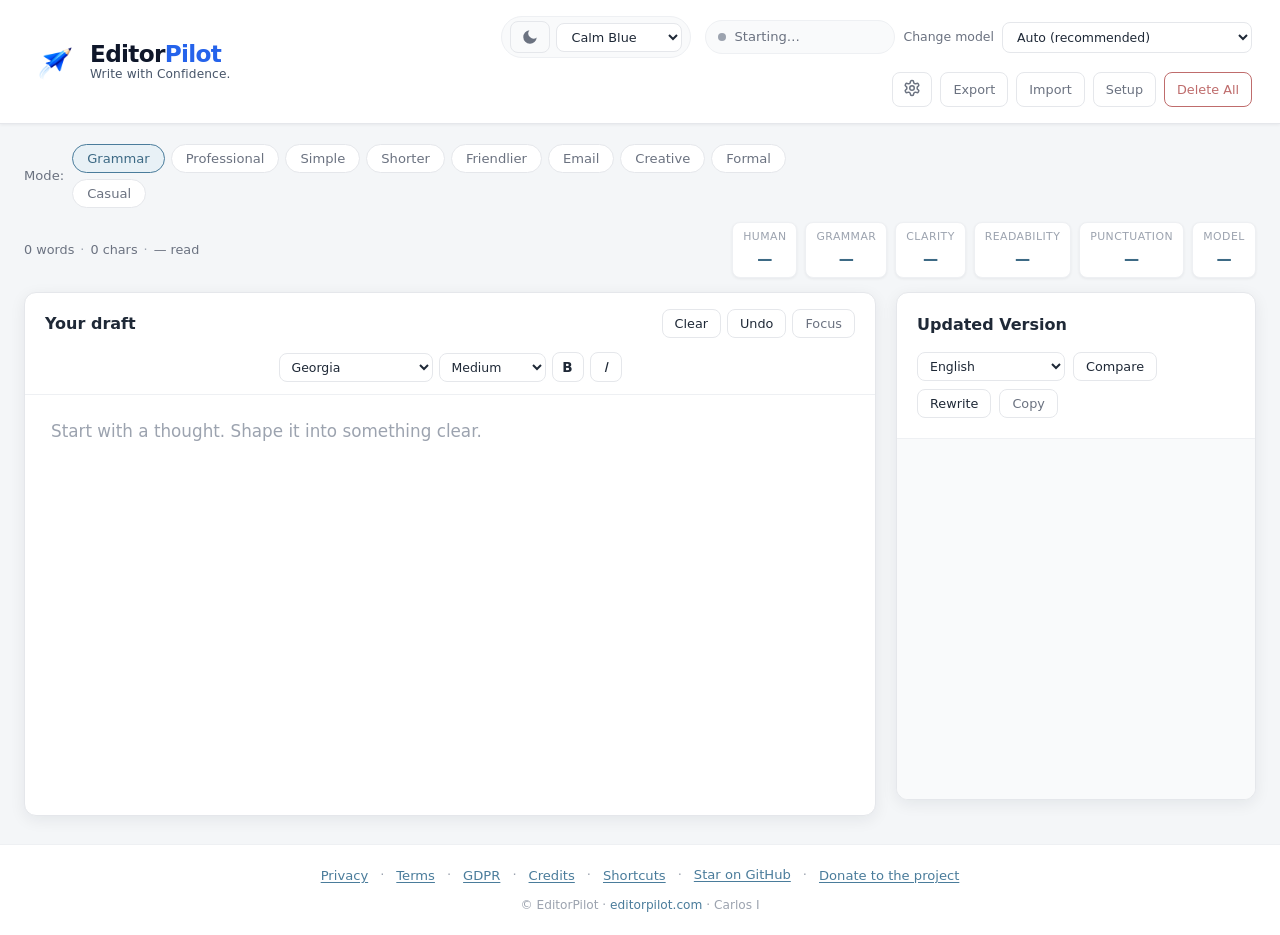
<file: editor/index.html>
<!DOCTYPE html>
<html lang="en" data-theme="light-default">
<head>
  <meta charset="UTF-8">
  <meta name="viewport" content="width=device-width, initial-scale=1.0">
  <meta name="description" content="EditorPilot — Edit with Confidence. Private writing help on your device.">
  <meta name="theme-color" content="#2563eb">
  <meta name="mobile-web-app-capable" content="yes">
  <meta name="apple-mobile-web-app-capable" content="yes">
  <meta name="apple-mobile-web-app-status-bar-style" content="default">
  <meta name="apple-mobile-web-app-title" content="EditorPilot">
  <title>EditorPilot- Write with Confidence</title>
  <link rel="icon" href="logo.png" type="image/png">
  <link rel="apple-touch-icon" href="logo.png">
  <link rel="manifest" href="manifest.webmanifest">
  <link rel="stylesheet" href="style.css?v=1.5.4">
  <script src="coi-config.js"></script>
  <script src="coi-serviceworker.js"></script>
</head>
<body>
  <div class="app">
    <header class="header">
      <div class="header-left">
        <a class="brand" href="./" aria-label="EditorPilot home">
          <img src="logo.png" alt="" class="brand-icon" width="52" height="52">
          <span class="brand-text">
            <span class="brand-wordmark">
              <span class="brand-editor">Editor</span><span class="brand-pilot">Pilot</span>
            </span>
            <span class="brand-tagline">Write with Confidence.</span>
          </span>
        </a>
      </div>
      <div class="header-right">
        <div class="theme-controls" aria-label="Appearance">
          <button type="button" class="btn btn-ghost btn-icon theme-toggle" id="btn-dark-toggle" title="Switch to dark mode" aria-pressed="false" aria-label="Toggle dark mode">
            <svg class="icon-sun-moon" width="18" height="18" viewBox="0 0 24 24" fill="none" stroke="currentColor" stroke-width="2" stroke-linecap="round" aria-hidden="true">
              <g class="icon-moon-group">
                <path d="M21 12.79A9 9 0 1 1 11.21 3 7 7 0 0 0 21 12.79z" fill="currentColor" stroke="none"/>
              </g>
              <g class="icon-sun-group">
                <circle cx="12" cy="12" r="5"/>
                <path d="M12 1v2M12 21v2M4.22 4.22l1.42 1.42M18.36 18.36l1.42 1.42M1 12h2M21 12h2M4.22 19.78l1.42-1.42M18.36 5.64l1.42-1.42"/>
              </g>
            </svg>
          </button>
          <label class="visually-hidden" for="theme-select">Color theme</label>
          <select id="theme-select" class="theme-select" title="Color theme">
            <option value="light-default">Calm Blue</option>
            <option value="light-soft">Soft Gray</option>
            <option value="light-warm">Warm Cream</option>
            <option value="light-sepia">Sepia Read</option>
            <option value="light-ocean">Ocean Teal</option>
            <option value="light-forest">Forest Green</option>
            <option value="light-rose">Rose Blush</option>
            <option value="light-lavender">Lavender</option>
            <option value="light-slate">Slate</option>
          </select>
        </div>
        <div class="model-bar" aria-label="Model">
          <div id="model-status" class="model-status" role="status" aria-live="polite">
            <span class="status-dot" id="status-dot"></span>
            <span id="status-text">Starting…</span>
          </div>
          <label class="model-select-label" for="model-select">Change model</label>
          <select id="model-select" class="model-select" title="Change local model">
            <option value="auto">Auto (recommended)</option>
            <option value="Qwen2.5-1.5B-Instruct-q4f16_1-MLC-local">Basic Model</option>
            <option value="Qwen2.5-3B-Instruct-q4f16_1-MLC-local">Plus Model</option>
            <option value="Qwen2.5-7B-Instruct-q4f16_1-MLC-local">Power Model</option>
          </select>
        </div>
        <div class="header-actions">
          <button type="button" class="btn btn-ghost btn-icon" id="btn-advanced" title="Advanced settings" aria-label="Advanced settings">
            <svg width="18" height="18" viewBox="0 0 24 24" fill="none" stroke="currentColor" stroke-width="2" stroke-linecap="round" stroke-linejoin="round" aria-hidden="true">
              <path d="M12.22 2h-.44a2 2 0 0 0-2 2v.18a2 2 0 0 1-1 1.73l-.43.25a2 2 0 0 1-2 0l-.15-.08a2 2 0 0 0-2.73.73l-.22.38a2 2 0 0 0 .73 2.73l.15.1a2 2 0 0 1 1 1.72v.51a2 2 0 0 1-1 1.74l-.15.09a2 2 0 0 0-.73 2.73l.22.38a2 2 0 0 0 2.73.73l.15-.08a2 2 0 0 1 2 0l.43.25a2 2 0 0 1 1 1.73V20a2 2 0 0 0 2 2h.44a2 2 0 0 0 2-2v-.18a2 2 0 0 1 1-1.73l.43-.25a2 2 0 0 1 2 0l.15.08a2 2 0 0 0 2.73-.73l.22-.39a2 2 0 0 0-.73-2.73l-.15-.08a2 2 0 0 1-1-1.74v-.5a2 2 0 0 1 1-1.74l.15-.09a2 2 0 0 0 .73-2.73l-.22-.38a2 2 0 0 0-2.73-.73l-.15.08a2 2 0 0 1-2 0l-.43-.25a2 2 0 0 1-1-1.73V4a2 2 0 0 0-2-2z"/>
              <circle cx="12" cy="12" r="3"/>
            </svg>
          </button>
          <button type="button" class="btn btn-ghost" id="btn-install" hidden>Install</button>
          <button type="button" class="btn btn-ghost" id="btn-export">Export</button>
          <button type="button" class="btn btn-ghost" id="btn-import">Import</button>
          <button type="button" class="btn btn-ghost" id="btn-setup">Setup</button>
          <button type="button" class="btn btn-danger-ghost" id="btn-delete-all">Delete All</button>
          <input type="file" id="import-file" accept=".json,application/json" hidden>
        </div>
      </div>
    </header>

    <div class="main-layout">
      <main class="workspace">
        <div class="mode-bar" role="toolbar" aria-label="Correction mode">
          <span class="mode-label">Mode:</span>
          <div class="mode-group mode-group-style">
            <button type="button" class="mode-btn active" data-mode="grammar">Grammar</button>
            <button type="button" class="mode-btn" data-mode="professional">Professional</button>
            <button type="button" class="mode-btn" data-mode="simple">Simple</button>
            <button type="button" class="mode-btn" data-mode="shorter">Shorter</button>
            <button type="button" class="mode-btn" data-mode="friendlier">Friendlier</button>
            <button type="button" class="mode-btn" data-mode="email">Email</button>
            <button type="button" class="mode-btn" data-mode="creative">Creative</button>
            <button type="button" class="mode-btn" data-mode="formal">Formal</button>
            <button type="button" class="mode-btn" data-mode="casual">Casual</button>
          </div>
        </div>

        <div class="action-bar">
          <div class="action-bar-left">
            <span id="checking-indicator" class="checking-indicator" hidden>checking…</span>
            <div class="doc-stats" id="doc-stats" aria-live="polite">
              <span id="stat-words">0 words</span>
              <span class="stat-sep" aria-hidden="true">·</span>
              <span id="stat-chars">0 chars</span>
              <span class="stat-sep" aria-hidden="true">·</span>
              <span id="stat-read-time">— read</span>
            </div>
          </div>
          <div class="score-strip" id="score-strip" aria-label="Writing scores">
            <div class="score-pill">
              <span class="score-label">Human</span>
              <span class="score-value" id="score-human">—</span>
            </div>
            <div class="score-pill">
              <span class="score-label">Grammar</span>
              <span class="score-value" id="score-grammar">—</span>
            </div>
            <div class="score-pill">
              <span class="score-label">Clarity</span>
              <span class="score-value" id="score-clarity">—</span>
            </div>
            <div class="score-pill">
              <span class="score-label">Readability</span>
              <span class="score-value" id="score-readability">—</span>
            </div>
            <div class="score-pill">
              <span class="score-label">Punctuation</span>
              <span class="score-value" id="score-punctuation">—</span>
            </div>
            <div class="score-pill">
              <span class="score-label">Model</span>
              <span class="score-value" id="score-model">—</span>
            </div>
          </div>
        </div>

        <div id="length-warning" class="length-warning" hidden></div>

        <div class="panels" id="panels">
          <section class="panel card panel-write">
            <div class="panel-header panel-header-write">
              <div class="panel-title-row">
                <h2>Your draft</h2>
                <div class="write-toolbar">
                  <button type="button" class="btn btn-sm" id="btn-clear">Clear</button>
                  <button type="button" class="btn btn-sm" id="btn-undo">Undo</button>
                  <button type="button" class="btn btn-ghost btn-sm focus-btn" id="btn-focus-mode" aria-pressed="false">Focus</button>
                </div>
              </div>
              <div class="format-toolbar" role="toolbar" aria-label="Text formatting">
                <label class="visually-hidden" for="font-family">Font</label>
                <select id="font-family" class="format-select" title="Font style">
                  <option value="Georgia, serif">Georgia</option>
                  <option value="'Segoe UI', system-ui, sans-serif">Segoe UI</option>
                  <option value="'Times New Roman', Times, serif">Times New Roman</option>
                  <option value="Arial, Helvetica, sans-serif">Arial</option>
                  <option value="'Courier New', Courier, monospace">Courier</option>
                </select>
                <label class="visually-hidden" for="font-size">Size</label>
                <select id="font-size" class="format-select" title="Font size">
                  <option value="14px">Small</option>
                  <option value="16px" selected>Medium</option>
                  <option value="18px">Large</option>
                  <option value="20px">Extra large</option>
                </select>
                <button type="button" class="format-btn" id="btn-bold" aria-pressed="false" title="Bold"><strong>B</strong></button>
                <button type="button" class="format-btn" id="btn-italic" aria-pressed="false" title="Italic"><em>I</em></button>
              </div>
            </div>
            <p class="panel-hint panel-hint-block focus-hint">Underlined words have suggestions. Click one to review it. Press Esc to exit focus.</p>
            <div class="editor-wrap">
              <textarea id="plain-text-sync" class="plain-text-sync" aria-hidden="true" tabindex="-1" readonly></textarea>
              <div id="editor" class="editor" contenteditable="true" spellcheck="false" role="textbox" aria-multiline="true" aria-label="Writing area" data-placeholder="Start with a thought. Shape it into something clear."></div>
            </div>
          </section>

          <section class="panel card panel-side panel-update" id="panel-update" aria-label="Updated Version">
            <div class="panel-header">
              <h2>Updated Version</h2>
              <div class="panel-header-actions">
                <label class="visually-hidden" for="output-language">Output language</label>
                <select id="output-language" class="format-select panel-lang-select" title="Output language">
                  <option value="english">English</option>
                  <option value="auto">Auto-detect</option>
                  <option value="spanish">Spanish</option>
                  <option value="french">French</option>
                  <option value="german">German</option>
                  <option value="portuguese">Portuguese</option>
                  <option value="italian">Italian</option>
                  <option value="dutch">Dutch</option>
                  <option value="chinese">Chinese</option>
                  <option value="japanese">Japanese</option>
                  <option value="korean">Korean</option>
                  <option value="arabic">Arabic</option>
                  <option value="hindi">Hindi</option>
                  <option value="russian">Russian</option>
                  <option value="polish">Polish</option>
                  <option value="" disabled class="lang-tier-hint">use a local Qwen model for more languages</option>
                </select>
                <button type="button" class="btn btn-sm" id="btn-compare" aria-pressed="false">Compare</button>
                <button type="button" class="btn btn-sm" id="btn-rewrite">Rewrite</button>
                <button type="button" class="btn btn-ghost btn-sm" id="btn-copy-update">Copy</button>
              </div>
            </div>
            <div class="panel-update-body">
              <div id="panel-fixing" class="panel-fixing" hidden aria-live="polite">
                <span class="panel-fixing-spinner" aria-hidden="true"></span>
                <span class="panel-fixing-text">Fixing<span class="panel-fixing-dots" aria-hidden="true"><span>.</span><span>.</span><span>.</span></span></span>
              </div>
              <div id="corrected-output" class="corrected-output" aria-live="polite"></div>
            </div>
          </section>
        </div>
      </main>
    </div>

    <footer class="site-footer">
      <nav class="footer-nav" aria-label="Site">
        <button type="button" class="footer-link" data-legal="privacy">Privacy</button>
        <span class="footer-sep" aria-hidden="true">·</span>
        <button type="button" class="footer-link" data-legal="terms">Terms</button>
        <span class="footer-sep" aria-hidden="true">·</span>
        <button type="button" class="footer-link" data-legal="gdpr">GDPR</button>
        <span class="footer-sep" aria-hidden="true">·</span>
        <button type="button" class="footer-link" data-legal="credits">Credits</button>
        <span class="footer-sep" aria-hidden="true">·</span>
        <button type="button" class="footer-link" data-legal="shortcuts">Shortcuts</button>
        <span class="footer-sep" aria-hidden="true">·</span>
        <a class="footer-link" href="https://github.com/tuton012/editorpilot" target="_blank" rel="noopener noreferrer">Star on GitHub</a>
        <span class="footer-sep" aria-hidden="true">&middot;</span>
        <button type="button" class="footer-link" id="btn-donate">Donate to the project</button>
      </nav>
      <p class="footer-copy" id="footer-copy">© EditorPilot · <a href="https://editorpilot.com" class="footer-site-link" target="_blank" rel="noopener noreferrer">editorpilot.com</a> · Carlos I</p>
    </footer>
  </div>

  <aside id="offline-hint" class="offline-hint" hidden aria-labelledby="offline-hint-title">
    <button type="button" class="offline-hint-close" id="offline-hint-close" aria-label="Dismiss">×</button>
    <p id="offline-hint-title" class="offline-hint-title">For offline use, install the desktop app.</p>
    <p class="offline-hint-note">You must wait until the model finishes downloading before you can use EditorPilot offline.</p>
    <button type="button" class="btn btn-sm btn-primary offline-hint-install" id="offline-hint-install" hidden>Install app</button>
  </aside>

  <div id="issue-popup" class="issue-popup" hidden role="dialog" aria-label="Grammar suggestion">
    <p class="issue-original" id="popup-original"></p>
    <p class="issue-suggestion" id="popup-suggestion"></p>
    <p class="issue-explanation" id="popup-explanation"></p>
    <div class="issue-actions">
      <button type="button" class="btn btn-primary btn-sm" id="popup-accept">Accept Suggestion</button>
      <button type="button" class="btn btn-sm" id="popup-ignore">Ignore</button>
    </div>
  </div>

  <div id="modal-overlay" class="modal-overlay" hidden>
    <div class="modal" role="dialog" aria-modal="true" aria-labelledby="modal-title">
      <h2 class="modal-title" id="modal-title">Confirm</h2>
      <p class="modal-message" id="modal-message"></p>
      <div class="modal-actions">
        <button type="button" class="btn" id="modal-cancel">Cancel</button>
        <button type="button" class="btn btn-primary" id="modal-confirm">Confirm</button>
      </div>
    </div>
  </div>

  <div id="legal-overlay" class="modal-overlay" hidden>
    <div class="modal modal-legal" role="dialog" aria-modal="true" aria-labelledby="legal-title">
      <h2 class="modal-title" id="legal-title">Legal</h2>
      <div class="legal-body" id="legal-body"></div>
      <div class="modal-actions">
        <button type="button" class="btn btn-primary" id="legal-close">Close</button>
      </div>
    </div>
  </div>

  <div id="rewrite-overlay" class="modal-overlay" hidden>
    <div class="modal modal-rewrite" role="dialog" aria-modal="true" aria-labelledby="rewrite-title">
      <h2 class="modal-title" id="rewrite-title">Rewrite styles</h2>
      <p class="modal-message" id="rewrite-status">Generating options…</p>
      <div class="rewrite-options" id="rewrite-options"></div>
      <div class="modal-actions">
        <button type="button" class="btn" id="rewrite-cancel">Cancel</button>
      </div>
    </div>
  </div>

  <div id="setup-overlay" class="modal-overlay setup-overlay" hidden>
    <div class="modal modal-setup" role="dialog" aria-modal="true" aria-labelledby="setup-title">
      <div class="setup-progress" id="setup-progress">Step 1 of 6</div>
      <h2 class="modal-title" id="setup-title">Welcome to EditorPilot</h2>
      <p class="modal-message" id="setup-message">EditorPilot is an AI writing assistant that lives entirely in your browser. No data leaves your device. No accounts. No tracking. Just better writing.</p>
      <div class="setup-body" id="setup-body"></div>
      <div class="modal-actions setup-actions">
        <button type="button" class="btn" id="setup-close">Close</button>
        <button type="button" class="btn" id="setup-back" hidden>Back</button>
        <button type="button" class="btn btn-primary" id="setup-next">Continue</button>
      </div>
    </div>
  </div>

  <div id="advanced-overlay" class="modal-overlay" hidden>
    <div class="modal modal-advanced" role="dialog" aria-modal="true" aria-labelledby="advanced-title">
      <h2 class="modal-title" id="advanced-title">Advanced settings</h2>
      <p class="modal-message">Writing rules, dictionary, blocked phrases, and debug tools — stored on this device only.</p>
      <div class="advanced-tabs" role="tablist" aria-label="Advanced sections">
        <button type="button" class="advanced-tab active" data-adv-tab="rules" role="tab" aria-selected="true">Custom rules</button>
        <button type="button" class="advanced-tab" data-adv-tab="dictionary" role="tab">Dictionary</button>
        <button type="button" class="advanced-tab" data-adv-tab="blocked" role="tab">Blocked</button>
        <button type="button" class="advanced-tab" data-adv-tab="review" role="tab">Review mode</button>
        <button type="button" class="advanced-tab" data-adv-tab="debug" role="tab">Debug</button>
      </div>
      <div class="advanced-body">
        <div class="advanced-panel active" id="adv-panel-rules" role="tabpanel">
          <label for="adv-custom-rules" class="advanced-label">Custom writing rules (one per line)</label>
          <textarea id="adv-custom-rules" class="advanced-textarea" rows="6" placeholder="Always use Oxford comma&#10;Keep sentences under 25 words"></textarea>
        </div>
        <div class="advanced-panel" id="adv-panel-dictionary" role="tabpanel" hidden>
          <label for="adv-dictionary" class="advanced-label">Personal dictionary — never auto-correct these (one per line)</label>
          <textarea id="adv-dictionary" class="advanced-textarea" rows="6" placeholder="EditorPilot&#10;WebGPU&#10;Your company name"></textarea>
        </div>
        <div class="advanced-panel" id="adv-panel-blocked" role="tabpanel" hidden>
          <label for="adv-blocked" class="advanced-label">Blocked phrases — AI will not use these (one per line)</label>
          <textarea id="adv-blocked" class="advanced-textarea" rows="6" placeholder="leverage&#10;synergy&#10;utilize"></textarea>
        </div>
        <div class="advanced-panel" id="adv-panel-review" role="tabpanel" hidden>
          <p class="advanced-hint">Choose how AI suggestions appear in the Updated Version panel.</p>
          <div class="setup-options">
            <button type="button" class="setup-option" id="adv-review-incremental" data-value="incremental">
              <div><strong>Review each word</strong><span>Accept or reject word and punctuation changes one at a time</span></div>
            </button>
            <button type="button" class="setup-option" id="adv-review-whole" data-value="whole">
              <div><strong>Replace whole text</strong><span>Show the full corrected version at once</span></div>
            </button>
          </div>
        </div>
        <div class="advanced-panel" id="adv-panel-debug" role="tabpanel" hidden>
          <p class="advanced-hint">Processing activity and errors from this session.</p>
          <div class="debug-log-toolbar">
            <button type="button" class="btn btn-sm" id="adv-log-copy">Copy log</button>
            <button type="button" class="btn btn-sm" id="adv-log-clear">Clear log</button>
          </div>
          <pre id="adv-processing-log" class="debug-log" aria-live="polite"></pre>
          <div class="debug-report-section">
            <p class="advanced-label">Bug report</p>
            <p class="advanced-hint">Generate a debug snapshot and send it to the EditorPilot team.</p>
            <div class="debug-report-actions">
              <button type="button" class="btn btn-sm" id="adv-copy-report">Copy debug info</button>
              <button type="button" class="btn btn-sm btn-primary" id="adv-send-report">Send report</button>
            </div>
            <textarea id="adv-debug-report" class="advanced-textarea debug-report" rows="8" readonly placeholder="Click Copy debug info or Send report to generate a snapshot."></textarea>
          </div>
        </div>
      </div>
      <div class="modal-actions">
        <button type="button" class="btn" id="advanced-close">Close</button>
        <button type="button" class="btn btn-primary" id="advanced-save">Save</button>
      </div>
    </div>
  </div>

  <div id="whats-new-overlay" class="modal-overlay" hidden>
    <div class="modal modal-whats-new" role="dialog" aria-modal="true" aria-labelledby="whats-new-title">
      <h2 class="modal-title" id="whats-new-title">What’s new</h2>
      <p class="modal-message" id="whats-new-version"></p>
      <ul id="whats-new-list" class="whats-new-list"></ul>
      <div class="modal-actions">
        <button type="button" class="btn btn-primary" id="whats-new-close">Got it</button>
      </div>
    </div>
  </div>

  <div id="donation-modal" class="modal-overlay" hidden>
    <div class="modal-card donation-modal">
      <div class="modal-header">
        <h3>Support This Project</h3>
        <button type="button" class="close-modal" id="close-donation-modal" aria-label="Close">✕</button>
      </div>
      <div class="donation-message">
        ✨ Donation is not required to use EditorPilot — but every contribution helps improve the project.
      </div>
      <div class="donation-links">
        <a href="https://donate.stripe.com/5kAaIF8nD5xS8ve000" target="_blank" rel="noopener noreferrer" class="donation-link">Donate via Stripe</a>
        <a href="https://www.paypal.com/ncp/payment/CZJHNVHKCFYDA" target="_blank" rel="noopener noreferrer" class="donation-link">Donate via PayPal</a>
        <a href="https://buymeacoffee.com/carlos.i" target="_blank" rel="noopener noreferrer" class="donation-link">Buy Me a Coffee</a>
      </div>
      <div class="footnote">EditorPilot · Created by Carlos I</div>
    </div>
  </div>

  <div id="toast" class="toast" hidden role="status" aria-live="polite"></div>

  <script type="module" src="app.js?v=1.5.4"></script>
</body>
</html>
</file>
<file: editor/style.css>
/* ============================================================
   CalmWorkspace — themes, layout, desktop-first UI
   ============================================================ */

/* ---- Light default ---- */
:root,
[data-theme="light-default"] {
  --bg: #f4f6f8;
  --surface: #ffffff;
  --surface-muted: #f9fafb;
  --text: #1f2937;
  --text-muted: #6b7280;
  --text-light: #9ca3af;
  --border: #e5e7eb;
  --border-soft: #eef0f3;
  --accent: #4a7c9b;
  --accent-hover: #3d6a85;
  --accent-soft: #e8f1f6;
  --highlight-bg: #fef9e7;
  --highlight-underline: #d4a84b;
  --danger: #b45353;
  --danger-soft: #fdf2f2;
  --warning-text: #8a6d3b;
  --warning-bg: #fffbeb;
  --warning-border: #f0e0a8;
  --shadow-sm: 0 1px 3px rgba(15, 23, 42, 0.06);
  --shadow-md: 0 4px 16px rgba(15, 23, 42, 0.07);
  --scrollbar: #d1d5db;
  --scrollbar-hover: #9ca3af;
  --toast-bg: #1f2937;
  --toast-text: #fff;
}

/* ---- Soft light (low contrast, easy on eyes) ---- */
[data-theme="light-soft"] {
  --bg: #eef1f4;
  --surface: #f8f9fb;
  --surface-muted: #f1f3f6;
  --text: #3d4550;
  --text-muted: #7a8490;
  --text-light: #a3abb5;
  --border: #dde2e8;
  --border-soft: #e8ecf0;
  --accent: #5b8ba8;
  --accent-hover: #4d7a94;
  --accent-soft: #e4eef3;
  --highlight-bg: #f8f4e8;
  --highlight-underline: #c9b87a;
  --danger: #a86b6b;
  --danger-soft: #faf4f4;
  --warning-text: #7d6a45;
  --warning-bg: #faf6eb;
  --warning-border: #e8dfc8;
  --shadow-sm: 0 1px 2px rgba(15, 23, 42, 0.04);
  --shadow-md: 0 3px 12px rgba(15, 23, 42, 0.05);
  --scrollbar: #c8cfd6;
  --scrollbar-hover: #a8b0b8;
  --toast-bg: #3d4550;
  --toast-text: #f8f9fb;
}

/* ---- Warm light (cream paper) ---- */
[data-theme="light-warm"] {
  --bg: #f5f0e8;
  --surface: #faf7f2;
  --surface-muted: #f3ede4;
  --text: #3a342c;
  --text-muted: #6f6558;
  --text-light: #9a8f80;
  --border: #e5ddd0;
  --border-soft: #ede6da;
  --accent: #6d8f7a;
  --accent-hover: #5a7a66;
  --accent-soft: #e8f0eb;
  --highlight-bg: #faf0d8;
  --highlight-underline: #c4a86a;
  --danger: #a86b5c;
  --danger-soft: #faf3f0;
  --warning-text: #8a6d3b;
  --warning-bg: #faf5e8;
  --warning-border: #e8dcc0;
  --shadow-sm: 0 1px 3px rgba(58, 52, 44, 0.06);
  --shadow-md: 0 4px 14px rgba(58, 52, 44, 0.07);
  --scrollbar: #d4ccc0;
  --scrollbar-hover: #b0a898;
  --toast-bg: #3a342c;
  --toast-text: #faf7f2;
}

/* ---- Sepia (reading mode) ---- */
[data-theme="light-sepia"] {
  --bg: #ebe4d6;
  --surface: #f4efe4;
  --surface-muted: #ece5d8;
  --text: #3c352a;
  --text-muted: #6a5f4e;
  --text-light: #948a78;
  --border: #d8cfc0;
  --border-soft: #e2d9ca;
  --accent: #7a6b52;
  --accent-hover: #655845;
  --accent-soft: #ebe4d8;
  --highlight-bg: #f5e8c8;
  --highlight-underline: #b89858;
  --danger: #9a6b58;
  --danger-soft: #f8f0ec;
  --warning-text: #7a6340;
  --warning-bg: #f5edd8;
  --warning-border: #ddd0b0;
  --shadow-sm: 0 1px 3px rgba(60, 53, 42, 0.07);
  --shadow-md: 0 4px 14px rgba(60, 53, 42, 0.08);
  --scrollbar: #c8bfb0;
  --scrollbar-hover: #a89888;
  --toast-bg: #3c352a;
  --toast-text: #f4efe4;
}

[data-theme="light-ocean"] {
  --bg: #eef6f8;
  --surface: #f8fcfd;
  --surface-muted: #e8f4f6;
  --text: #1e3a42;
  --text-muted: #5a7a82;
  --text-light: #8aa8b0;
  --border: #cce0e6;
  --border-soft: #dceef2;
  --accent: #2a8a9b;
  --accent-hover: #237a89;
  --accent-soft: #d8f0f4;
  --highlight-bg: #fef8e8;
  --highlight-underline: #c9a858;
  --danger: #c46b6b;
  --danger-soft: #fdf2f2;
  --warning-text: #7a6a3b;
  --warning-bg: #fefae8;
  --warning-border: #e8e0b8;
  --shadow-sm: 0 1px 3px rgba(30, 58, 66, 0.06);
  --shadow-md: 0 4px 14px rgba(30, 58, 66, 0.08);
  --scrollbar: #b8d0d8;
  --scrollbar-hover: #8aa8b0;
  --toast-bg: #1e3a42;
  --toast-text: #f8fcfd;
}

[data-theme="light-forest"] {
  --bg: #eef4ef;
  --surface: #f8fbf8;
  --surface-muted: #e8f0ea;
  --text: #2a3d30;
  --text-muted: #5a7260;
  --text-light: #8aa090;
  --border: #cce0d4;
  --border-soft: #dceee4;
  --accent: #3d8a5c;
  --accent-hover: #347a4e;
  --accent-soft: #dff0e6;
  --highlight-bg: #f8f4e0;
  --highlight-underline: #b8a050;
  --danger: #b86a5a;
  --danger-soft: #fdf4f2;
  --warning-text: #6a6a30;
  --warning-bg: #f8f6e0;
  --warning-border: #e0dcb0;
  --shadow-sm: 0 1px 3px rgba(42, 61, 48, 0.06);
  --shadow-md: 0 4px 14px rgba(42, 61, 48, 0.08);
  --scrollbar: #b8d0c0;
  --scrollbar-hover: #8aa890;
  --toast-bg: #2a3d30;
  --toast-text: #f8fbf8;
}

[data-theme="light-rose"] {
  --bg: #faf2f4;
  --surface: #fffbfc;
  --surface-muted: #f8eef0;
  --text: #3d2a32;
  --text-muted: #7a5a64;
  --text-light: #a88a94;
  --border: #ecd8de;
  --border-soft: #f4e8ec;
  --accent: #c45a78;
  --accent-hover: #b04a68;
  --accent-soft: #fce8ee;
  --highlight-bg: #fef6e8;
  --highlight-underline: #d0a060;
  --danger: #c45050;
  --danger-soft: #fdf0f0;
  --warning-text: #8a6040;
  --warning-bg: #fef8ec;
  --warning-border: #ecd8c0;
  --shadow-sm: 0 1px 3px rgba(61, 42, 50, 0.06);
  --shadow-md: 0 4px 14px rgba(61, 42, 50, 0.08);
  --scrollbar: #e0c8d0;
  --scrollbar-hover: #c0a0a8;
  --toast-bg: #3d2a32;
  --toast-text: #fffbfc;
}

[data-theme="light-lavender"] {
  --bg: #f2f0f8;
  --surface: #faf9fd;
  --surface-muted: #ece8f4;
  --text: #322e42;
  --text-muted: #6a6480;
  --text-light: #9a94a8;
  --border: #dcd4ec;
  --border-soft: #e8e4f2;
  --accent: #7a5cb8;
  --accent-hover: #6a4ca8;
  --accent-soft: #ece4f8;
  --highlight-bg: #f8f4e8;
  --highlight-underline: #c0a058;
  --danger: #b86a78;
  --danger-soft: #fdf2f4;
  --warning-text: #7a6840;
  --warning-bg: #f8f4e8;
  --warning-border: #e0d8c0;
  --shadow-sm: 0 1px 3px rgba(50, 46, 66, 0.06);
  --shadow-md: 0 4px 14px rgba(50, 46, 66, 0.08);
  --scrollbar: #ccc4dc;
  --scrollbar-hover: #a8a0b8;
  --toast-bg: #322e42;
  --toast-text: #faf9fd;
}

[data-theme="light-slate"] {
  --bg: #eceef2;
  --surface: #f6f7f9;
  --surface-muted: #e4e6ea;
  --text: #2c3340;
  --text-muted: #5c6470;
  --text-light: #8c94a0;
  --border: #ccd0d8;
  --border-soft: #dce0e6;
  --accent: #506080;
  --accent-hover: #445470;
  --accent-soft: #e0e6ee;
  --highlight-bg: #f4f0e4;
  --highlight-underline: #b0a060;
  --danger: #a86060;
  --danger-soft: #f4ecec;
  --warning-text: #706040;
  --warning-bg: #f4f0e4;
  --warning-border: #d8d0c0;
  --shadow-sm: 0 1px 3px rgba(44, 51, 64, 0.06);
  --shadow-md: 0 4px 14px rgba(44, 51, 64, 0.08);
  --scrollbar: #b8bcc4;
  --scrollbar-hover: #989ca4;
  --toast-bg: #2c3340;
  --toast-text: #f6f7f9;
}

/* ---- Dark mode ---- */
[data-theme="dark"] {
  --bg: #16181c;
  --surface: #1e2128;
  --surface-muted: #252930;
  --text: #e2e4e9;
  --text-muted: #9aa3b0;
  --text-light: #6b7585;
  --border: #2e333d;
  --border-soft: #262b34;
  --accent: #6ba3c4;
  --accent-hover: #5a92b3;
  --accent-soft: #243442;
  --highlight-bg: #3a3528;
  --highlight-underline: #a88848;
  --danger: #c47a7a;
  --danger-soft: #2e2222;
  --warning-text: #c9b070;
  --warning-bg: #2e2a22;
  --warning-border: #4a4435;
  --shadow-sm: 0 1px 3px rgba(0, 0, 0, 0.25);
  --shadow-md: 0 4px 16px rgba(0, 0, 0, 0.35);
  --scrollbar: #3a404a;
  --scrollbar-hover: #505868;
  --toast-bg: #e2e4e9;
  --toast-text: #16181c;
}

:root {
  --radius: 12px;
  --radius-sm: 8px;
  --font: "Segoe UI", system-ui, -apple-system, BlinkMacSystemFont, sans-serif;
  --sidebar-width: 240px;
  --header-height: 72px;
  --min-app-width: 1100px;
}

*,
*::before,
*::after {
  box-sizing: border-box;
}

html {
  font-size: 16px;
}

body {
  margin: 0;
  min-height: 100vh;
  font-family: var(--font);
  color: var(--text);
  background: var(--bg);
  line-height: 1.55;
  -webkit-font-smoothing: antialiased;
  transition: background 0.2s, color 0.2s;
}

.visually-hidden {
  position: absolute;
  width: 1px;
  height: 1px;
  padding: 0;
  margin: -1px;
  overflow: hidden;
  clip: rect(0, 0, 0, 0);
  border: 0;
}

.app {
  min-width: 0;
  min-height: 100vh;
  display: flex;
  flex-direction: column;
}

.header {
  display: flex;
  align-items: center;
  justify-content: space-between;
  gap: 20px;
  padding: 16px 28px;
  background: var(--surface);
  border-bottom: 1px solid var(--border);
  box-shadow: var(--shadow-sm);
  min-height: var(--header-height);
}

.header-left {
  display: flex;
  align-items: center;
  flex-shrink: 0;
}

.brand {
  display: inline-flex;
  flex-direction: row;
  align-items: center;
  gap: 10px;
  text-decoration: none;
  line-height: 1.15;
}

.brand-icon {
  width: 52px;
  height: 52px;
  object-fit: contain;
  flex-shrink: 0;
  display: block;
}

.brand-text {
  display: flex;
  flex-direction: column;
  gap: 1px;
}

.brand-wordmark {
  font-family: 'Segoe UI', system-ui, -apple-system, sans-serif;
  font-size: 1.45rem;
  font-weight: 700;
  letter-spacing: -0.03em;
}

.brand-editor {
  color: #0f172a;
}

.brand-pilot {
  color: #2563eb;
}

.brand-tagline {
  font-family: 'Segoe UI', system-ui, -apple-system, sans-serif;
  font-size: 0.76rem;
  font-weight: 400;
  color: #475569;
  letter-spacing: 0.01em;
}

html[data-theme="dark"] .brand-editor {
  color: #f1f5f9;
}

html[data-theme="dark"] .brand-pilot {
  color: #60a5fa;
}

html[data-theme="dark"] .brand-tagline {
  color: #94a3b8;
}

.header-right {
  display: flex;
  align-items: center;
  gap: 14px;
  flex-wrap: wrap;
  justify-content: flex-end;
}

.theme-controls {
  display: flex;
  align-items: center;
  gap: 6px;
  padding: 4px 8px;
  background: var(--surface-muted);
  border: 1px solid var(--border-soft);
  border-radius: 999px;
}

.theme-select,
.mode-select {
  font-family: inherit;
  font-size: 0.8rem;
  padding: 5px 10px;
  border: 1px solid var(--border);
  border-radius: var(--radius-sm);
  background: var(--surface);
  color: var(--text);
  cursor: pointer;
}

.theme-select:disabled {
  opacity: 0.45;
  cursor: not-allowed;
}

.btn-icon {
  min-width: 34px;
  padding: 6px 10px !important;
}

.icon-dark {
  font-size: 1rem;
  line-height: 1;
}

#btn-dark-toggle[aria-pressed="true"] {
  background: var(--accent-soft);
  border-color: var(--accent);
  color: var(--accent-hover);
}

.theme-toggle .icon-moon-group {
  display: block;
}

.theme-toggle .icon-sun-group {
  display: none;
}

[data-theme="dark"] .theme-toggle .icon-moon-group {
  display: none;
}

[data-theme="dark"] .theme-toggle .icon-sun-group {
  display: block;
}

.icon-sun-moon {
  display: block;
}

.header-actions {
  display: flex;
  gap: 8px;
  flex-wrap: wrap;
}

.model-status {
  display: flex;
  align-items: center;
  gap: 8px;
  font-size: 0.82rem;
  color: var(--text-muted);
  padding: 6px 12px;
  background: var(--surface-muted);
  border-radius: 999px;
  border: 1px solid var(--border-soft);
  width: fit-content;
  min-width: 190px;
  flex-shrink: 0;
  white-space: nowrap;
}

.model-bar {
  display: flex;
  align-items: center;
  gap: 8px;
}

.model-select-label {
  font-size: 0.78rem;
  color: var(--text-muted);
  white-space: nowrap;
}

.model-select {
  font-family: inherit;
  font-size: 0.78rem;
  padding: 6px 10px;
  border: 1px solid var(--border);
  border-radius: var(--radius-sm);
  background: var(--surface);
  color: var(--text);
  cursor: pointer;
  width: 250px;
  max-width: 100%;
  flex-shrink: 0;
}

.status-dot {
  width: 8px;
  height: 8px;
  border-radius: 50%;
  background: var(--text-light);
  flex-shrink: 0;
}

.status-dot.ready { background: #5a9a6e; }
.status-dot.loading { background: #c9a227; animation: pulse 1.2s ease-in-out infinite; }
.status-dot.error { background: var(--danger); }

@keyframes pulse {
  0%, 100% { opacity: 1; }
  50% { opacity: 0.4; }
}

.main-layout {
  display: flex;
  flex: 1;
  min-height: 0;
}

.sidebar {
  width: var(--sidebar-width);
  flex-shrink: 0;
  background: var(--surface);
  border-right: 1px solid var(--border);
  padding: 20px 16px;
  overflow-y: auto;
}

.sidebar-title {
  margin: 0 0 14px;
  font-size: 0.85rem;
  font-weight: 600;
  text-transform: uppercase;
  letter-spacing: 0.04em;
  color: var(--text-muted);
}

.drafts-list {
  display: flex;
  flex-direction: column;
  gap: 6px;
}

.empty-hint {
  margin: 0;
  font-size: 0.82rem;
  color: var(--text-light);
  line-height: 1.45;
}

.draft-item {
  display: block;
  width: 100%;
  text-align: left;
  padding: 10px 12px;
  border: 1px solid var(--border-soft);
  border-radius: var(--radius-sm);
  background: var(--surface-muted);
  cursor: pointer;
  transition: background 0.15s, border-color 0.15s;
  font-family: inherit;
  color: inherit;
}

.draft-item:hover {
  background: var(--accent-soft);
  border-color: var(--accent);
}

.draft-item.active {
  background: var(--accent-soft);
  border-color: var(--accent);
}

.draft-title {
  display: block;
  font-size: 0.88rem;
  font-weight: 500;
  white-space: nowrap;
  overflow: hidden;
  text-overflow: ellipsis;
  margin-bottom: 4px;
}

.draft-meta {
  display: block;
  font-size: 0.72rem;
  color: var(--text-light);
}

.workspace {
  flex: 1;
  display: flex;
  flex-direction: column;
  padding: 20px 24px 28px;
  gap: 14px;
  min-width: 0;
  overflow: hidden;
}

.mode-bar {
  display: flex;
  align-items: center;
  gap: 8px;
  flex-wrap: wrap;
}

.mode-group-style {
  display: flex;
  flex-wrap: wrap;
  gap: 6px;
  max-width: min(100%, 780px);
}

.mode-label {
  font-size: 0.82rem;
  color: var(--text-muted);
}

.mode-divider {
  width: 1px;
  height: 22px;
  background: var(--border);
  margin: 0 4px;
}

.mode-btn {
  padding: 6px 14px;
  font-size: 0.82rem;
  font-family: inherit;
  border: 1px solid var(--border);
  border-radius: 999px;
  background: var(--surface);
  color: var(--text-muted);
  cursor: pointer;
  transition: all 0.15s;
}

.mode-btn:hover {
  border-color: var(--accent);
  color: var(--text);
}

.mode-btn.active {
  background: var(--accent-soft);
  border-color: var(--accent);
  color: var(--accent-hover);
  font-weight: 500;
}

.action-bar {
  display: flex;
  align-items: center;
  justify-content: space-between;
  gap: 16px;
  flex-wrap: wrap;
}

.action-bar-left {
  display: flex;
  align-items: center;
  gap: 14px;
  flex-wrap: wrap;
}

.doc-stats {
  display: flex;
  align-items: center;
  gap: 6px;
  font-size: 0.8rem;
  color: var(--text-muted);
}

.stat-sep {
  color: var(--text-light);
}

.checking-indicator {
  font-size: 0.82rem;
  color: var(--text-muted);
  font-style: italic;
}

.score-strip {
  display: flex;
  align-items: center;
  gap: 8px;
  flex-wrap: wrap;
  margin-left: auto;
  justify-content: flex-end;
}

.score-pill {
  display: flex;
  flex-direction: column;
  align-items: center;
  min-width: 64px;
  padding: 6px 10px;
  background: var(--surface);
  border: 1px solid var(--border-soft);
  border-radius: var(--radius-sm);
  box-shadow: var(--shadow-sm);
}

.score-label {
  font-size: 0.68rem;
  text-transform: uppercase;
  letter-spacing: 0.04em;
  color: var(--text-light);
  margin-bottom: 2px;
}

.score-value {
  font-size: 0.95rem;
  font-weight: 600;
  color: var(--accent-hover);
}

.score-value.score-good { color: #4a8f65; }
.score-value.score-mid { color: #b08a3a; }
.score-value.score-low { color: var(--danger); }

.length-warning {
  padding: 10px 14px;
  font-size: 0.84rem;
  color: var(--warning-text);
  background: var(--warning-bg);
  border: 1px solid var(--warning-border);
  border-radius: var(--radius-sm);
}

.btn {
  padding: 8px 16px;
  font-size: 0.86rem;
  font-family: inherit;
  font-weight: 500;
  border: 1px solid var(--border);
  border-radius: var(--radius-sm);
  background: var(--surface);
  color: var(--text);
  cursor: pointer;
  transition: background 0.15s, border-color 0.15s, color 0.15s;
}

.btn:hover {
  background: var(--surface-muted);
  border-color: var(--text-light);
}

.btn:disabled {
  opacity: 0.5;
  cursor: not-allowed;
}

.btn-primary {
  background: var(--accent);
  border-color: var(--accent);
  color: #fff;
}

.btn-primary:hover {
  background: var(--accent-hover);
  border-color: var(--accent-hover);
}

.btn-ghost {
  background: transparent;
  border-color: var(--border);
  color: var(--text-muted);
  font-size: 0.8rem;
  padding: 6px 12px;
}

.btn-ghost:hover {
  background: var(--surface-muted);
  color: var(--text);
}

.btn-danger-ghost {
  background: transparent;
  border-color: var(--danger);
  color: var(--danger);
  font-size: 0.8rem;
  padding: 6px 12px;
  opacity: 0.85;
}

.btn-danger-ghost:hover {
  background: var(--danger-soft);
  opacity: 1;
}

.btn-sm {
  padding: 6px 12px;
  font-size: 0.8rem;
}

/* ---- Panels: two columns ---- */

.panels {
  display: grid;
  grid-template-columns: 1.15fr 1fr;
  gap: 20px;
  flex: 1;
  min-height: 0;
  transition: grid-template-columns 0.35s ease, gap 0.35s ease;
}

.panel-side {
  display: flex;
  flex-direction: column;
}

.panel-header-actions {
  display: flex;
  align-items: center;
  gap: 8px;
  flex-wrap: wrap;
}

.panel-lang-select {
  max-width: 148px;
  font-size: 0.78rem;
}

.panel-lang-select option.lang-tier-hint {
  font-style: italic;
  color: var(--text-light);
}

.panel-update-body {
  position: relative;
  flex: 1;
  display: flex;
  flex-direction: column;
  min-height: 360px;
}

.panel-fixing[hidden] {
  display: none !important;
}

.panel-fixing {
  position: absolute;
  inset: 0;
  z-index: 2;
  display: flex;
  align-items: center;
  justify-content: center;
  gap: 10px;
  background: color-mix(in srgb, var(--surface-muted) 88%, transparent);
  backdrop-filter: blur(2px);
  font-size: 0.92rem;
  font-weight: 500;
  color: var(--text-muted);
  pointer-events: none;
}

.panel-fixing-spinner {
  width: 18px;
  height: 18px;
  border: 2px solid var(--border);
  border-top-color: var(--accent);
  border-radius: 50%;
  animation: panel-fixing-spin 0.75s linear infinite;
}

@keyframes panel-fixing-spin {
  to {
    transform: rotate(360deg);
  }
}

.panel-fixing-dots span {
  animation: panel-fixing-dot 1.2s infinite;
  opacity: 0.25;
}

.panel-fixing-dots span:nth-child(2) {
  animation-delay: 0.2s;
}

.panel-fixing-dots span:nth-child(3) {
  animation-delay: 0.4s;
}

@keyframes panel-fixing-dot {
  0%,
  80%,
  100% {
    opacity: 0.25;
  }
  40% {
    opacity: 1;
  }
}

.panel-update-body .corrected-output {
  flex: 1;
  min-height: 360px;
}

.focus-btn[aria-pressed="true"] {
  background: var(--accent-soft);
  border-color: var(--accent);
  color: var(--accent-hover);
}

/* ---- Focus mode ---- */

.app.focus-mode .header,
.app.focus-mode .site-footer,
.app.focus-mode .mode-bar,
.app.focus-mode .action-bar,
.app.focus-mode .length-warning {
  opacity: 0.18;
  filter: brightness(0.75);
  pointer-events: none;
  transition: opacity 0.35s ease, filter 0.35s ease;
}

.app.focus-mode .main-layout {
  position: fixed;
  inset: 0;
  z-index: 20;
  display: flex;
  align-items: center;
  justify-content: center;
  padding: clamp(12px, 2.5vmin, 32px);
  box-sizing: border-box;
  pointer-events: none;
  min-height: 0;
}

.app.focus-mode .workspace {
  pointer-events: auto;
  width: min(1600px, 98vw);
  height: calc(100dvh - 2 * clamp(12px, 2.5vmin, 32px));
  max-height: 96dvh;
  padding: 0;
  margin: 0;
  flex: none;
  display: flex;
  flex-direction: column;
  min-height: 0;
}

.app.focus-mode .panels {
  display: grid;
  grid-template-columns: 1fr !important;
  flex: 1;
  min-height: 0;
  height: 100%;
  gap: 0;
  padding: 0;
  align-items: stretch;
  justify-items: stretch;
}

.app.focus-mode .panel-write {
  width: 100%;
  height: 100%;
  min-height: 0;
  max-height: 100%;
  margin: 0;
  box-shadow: 0 24px 64px rgba(15, 23, 42, 0.24);
}

.app.focus-mode .panel-write .editor-wrap {
  flex: 1;
  min-height: 0;
  display: flex;
  flex-direction: column;
}

.app.focus-mode .panel-write .editor {
  flex: 1;
  min-height: 0;
}

.app.focus-mode .panel-update {
  display: none !important;
}

.app.focus-mode::after {
  content: '';
  position: fixed;
  inset: 0;
  background: rgba(15, 23, 42, 0.42);
  backdrop-filter: blur(10px);
  pointer-events: none;
  z-index: 5;
  transition: opacity 0.35s ease;
}

html[data-theme="dark"] .app.focus-mode::after {
  background: rgba(0, 0, 0, 0.55);
}

.corrected-output .diff-changed {
  background: rgba(250, 204, 21, 0.35);
  border-radius: 2px;
  padding: 0 1px;
}

.corrected-output .diff-added {
  background: rgba(74, 222, 128, 0.28);
  border-radius: 2px;
  padding: 0 1px;
}

#btn-compare.active,
#btn-compare[aria-pressed="true"] {
  background: var(--accent-soft);
  border-color: var(--accent);
  color: var(--accent-hover);
}

.shortcuts-table {
  width: 100%;
  border-collapse: collapse;
  font-size: 0.88rem;
}

.shortcuts-table td {
  padding: 8px 0;
  border-bottom: 1px solid var(--border-soft);
  vertical-align: middle;
}

.shortcuts-table td:first-child {
  width: 42%;
  white-space: nowrap;
  color: var(--text);
}

.shortcuts-table td:last-child {
  color: var(--text-muted);
}

.shortcuts-table kbd,
.legal-body kbd {
  display: inline-block;
  padding: 2px 6px;
  font-family: inherit;
  font-size: 0.78rem;
  background: var(--surface-muted);
  border: 1px solid var(--border);
  border-radius: 4px;
  box-shadow: 0 1px 0 var(--border);
}

.card {
  background: var(--surface);
  border: 1px solid var(--border);
  border-radius: var(--radius);
  box-shadow: var(--shadow-md);
  display: flex;
  flex-direction: column;
  min-height: 480px;
  overflow: hidden;
}

.panel-write {
  min-height: 420px;
}

.panel-header-write {
  flex-direction: column;
  align-items: stretch;
  gap: 10px;
}

.write-toolbar {
  display: flex;
  align-items: center;
  gap: 6px;
  flex-wrap: wrap;
}

.format-toolbar {
  display: flex;
  align-items: center;
  gap: 6px;
  flex-wrap: wrap;
  padding-top: 2px;
}

.format-select {
  font-family: inherit;
  font-size: 0.78rem;
  padding: 5px 8px;
  border: 1px solid var(--border);
  border-radius: var(--radius-sm);
  background: var(--surface);
  color: var(--text);
  cursor: pointer;
}

.format-btn {
  min-width: 32px;
  height: 30px;
  padding: 0 8px;
  border: 1px solid var(--border);
  border-radius: var(--radius-sm);
  background: var(--surface);
  color: var(--text);
  font-family: inherit;
  font-size: 0.85rem;
  cursor: pointer;
  transition: background 0.15s, border-color 0.15s;
}

.format-btn[aria-pressed="true"] {
  background: var(--accent-soft);
  border-color: var(--accent);
  color: var(--accent-hover);
}

.format-btn:hover {
  background: var(--surface-muted);
}

.panel-header {
  display: flex;
  align-items: center;
  justify-content: space-between;
  gap: 12px;
  padding: 16px 20px 12px;
  border-bottom: 1px solid var(--border-soft);
  flex-wrap: wrap;
}

.panel-title-row {
  display: flex;
  align-items: center;
  gap: 10px;
}

.panel-header h2 {
  margin: 0;
  font-size: 1rem;
  font-weight: 600;
}

.panel-hint {
  font-size: 0.76rem;
  color: var(--text-light);
}

.panel-hint-block {
  margin: 0;
  padding: 0 20px 8px;
}

.editor-wrap {
  position: relative;
  flex: 1;
  min-height: 0;
  display: flex;
  flex-direction: column;
}

.plain-text-sync {
  position: absolute;
  width: 1px;
  height: 1px;
  opacity: 0;
  pointer-events: none;
  overflow: hidden;
  left: -9999px;
}

.editor {
  flex: 1;
  min-height: 420px;
  padding: 22px 26px;
  font-size: 1.05rem;
  line-height: 1.75;
  color: var(--text);
  outline: none;
  overflow-y: auto;
  white-space: pre-wrap;
  word-wrap: break-word;
  direction: ltr;
  unicode-bidi: plaintext;
  text-align: left;
}

.panels.ai-collapsed .editor {
  min-height: calc(100vh - 280px);
}

.editor:empty::before {
  content: attr(data-placeholder);
  color: var(--text-light);
  pointer-events: none;
}

.grammar-issue {
  background: var(--highlight-bg);
  border-bottom: 2px solid var(--highlight-underline);
  border-radius: 2px;
  cursor: pointer;
}

.grammar-issue:hover,
.grammar-issue.active {
  filter: brightness(0.97);
}

.corrected-output {
  flex: 1;
  min-height: 360px;
  padding: 18px 20px;
  font-size: 1rem;
  line-height: 1.7;
  overflow-y: auto;
  white-space: pre-wrap;
  word-wrap: break-word;
  background: var(--surface-muted);
}

.corrected-output.empty {
  color: var(--text-light);
  font-style: italic;
}

.issue-popup {
  position: fixed;
  z-index: 1000;
  width: 300px;
  padding: 14px 16px;
  background: var(--surface);
  border: 1px solid var(--border);
  border-radius: var(--radius);
  box-shadow: var(--shadow-md);
}

.issue-original {
  margin: 0 0 6px;
  font-size: 0.84rem;
  color: var(--text-muted);
}

.issue-original::before {
  content: "Original: ";
  font-weight: 500;
}

.issue-suggestion {
  margin: 0 0 8px;
  font-size: 0.92rem;
  font-weight: 500;
  color: var(--accent-hover);
}

.issue-explanation {
  margin: 0 0 12px;
  font-size: 0.8rem;
  color: var(--text-light);
}

.issue-actions {
  display: flex;
  gap: 8px;
}

.toast {
  position: fixed;
  bottom: 24px;
  left: 50%;
  transform: translateX(-50%);
  padding: 10px 20px;
  background: var(--toast-bg);
  color: var(--toast-text);
  font-size: 0.86rem;
  border-radius: 999px;
  box-shadow: var(--shadow-md);
  z-index: 1100;
}

.editor::-webkit-scrollbar,
.corrected-output::-webkit-scrollbar,
.sidebar::-webkit-scrollbar,
.rewrite-options::-webkit-scrollbar,
.rewrite-option-body::-webkit-scrollbar,
.setup-body::-webkit-scrollbar,
.review-list::-webkit-scrollbar,
.debug-log::-webkit-scrollbar {
  width: 6px;
}

.editor::-webkit-scrollbar-thumb,
.corrected-output::-webkit-scrollbar-thumb,
.sidebar::-webkit-scrollbar-thumb,
.rewrite-options::-webkit-scrollbar-thumb,
.rewrite-option-body::-webkit-scrollbar-thumb,
.setup-body::-webkit-scrollbar-thumb,
.review-list::-webkit-scrollbar-thumb,
.debug-log::-webkit-scrollbar-thumb {
  background: var(--scrollbar);
  border-radius: 3px;
}

.draft-item-wrap {
  display: flex;
  align-items: stretch;
  gap: 4px;
}

.draft-item-wrap .draft-item {
  flex: 1;
  min-width: 0;
}

.draft-delete {
  flex-shrink: 0;
  width: 32px;
  padding: 0;
  border: 1px solid var(--border-soft);
  border-radius: var(--radius-sm);
  background: var(--surface-muted);
  color: var(--text-light);
  font-size: 1.1rem;
  line-height: 1;
  cursor: pointer;
  font-family: inherit;
  transition: background 0.15s, color 0.15s, border-color 0.15s;
}

.draft-delete:hover {
  background: var(--danger-soft);
  border-color: var(--danger);
  color: var(--danger);
}

/* ---- Modals ---- */
.modal-overlay {
  position: fixed;
  inset: 0;
  z-index: 2000;
  display: flex;
  align-items: center;
  justify-content: center;
  padding: 24px;
  background: rgba(15, 23, 42, 0.45);
  backdrop-filter: blur(4px);
}

.modal-overlay[hidden] {
  display: none;
}

#advanced-overlay {
  z-index: 2500;
}

#modal-overlay {
  z-index: 2700;
}

.modal {
  width: 100%;
  max-width: 440px;
  padding: 28px;
  background: var(--surface);
  border: 1px solid var(--border);
  border-radius: var(--radius);
  box-shadow: var(--shadow-md);
}

.modal-setup {
  max-width: 520px;
  max-height: calc(100dvh - 48px);
  display: flex;
  flex-direction: column;
  overflow: hidden;
  padding: 28px 0 0;
}

.modal-setup .setup-progress,
.modal-setup .modal-title,
.modal-setup .modal-message {
  flex-shrink: 0;
  padding-left: 28px;
  padding-right: 28px;
}

.modal-setup .modal-message {
  margin-bottom: 16px;
}

.modal-title {
  margin: 0 0 10px;
  font-size: 1.2rem;
  font-weight: 600;
}

.modal-message {
  margin: 0 0 20px;
  font-size: 0.92rem;
  color: var(--text-muted);
  line-height: 1.55;
}

.modal-actions {
  display: flex;
  justify-content: flex-end;
  gap: 10px;
}

.modal-actions .btn-danger {
  background: var(--danger);
  border-color: var(--danger);
  color: #fff;
}

.modal-actions .btn-danger:hover {
  filter: brightness(0.92);
}

.setup-overlay {
  overflow-y: auto;
  align-items: flex-start;
  padding-top: 24px;
  padding-bottom: 24px;
}

.setup-overlay .modal-setup {
  margin: auto;
}

.setup-progress {
  font-size: 0.78rem;
  color: var(--text-light);
  margin-bottom: 8px;
  text-transform: uppercase;
  letter-spacing: 0.04em;
}

.setup-body {
  flex: 1 1 auto;
  min-height: 0;
  overflow-y: auto;
  margin-bottom: 0;
  padding: 0 28px 16px;
  -webkit-overflow-scrolling: touch;
  overscroll-behavior: contain;
}

.setup-field {
  margin-bottom: 16px;
}

.setup-field label {
  display: block;
  font-size: 0.84rem;
  font-weight: 500;
  margin-bottom: 6px;
  color: var(--text);
}

.setup-field select,
.setup-field .setup-options {
  width: 100%;
}

.setup-options {
  display: flex;
  flex-direction: column;
  gap: 8px;
}

.setup-options-split {
  flex-direction: row;
  gap: 12px;
}

.setup-options-split .setup-option {
  flex: 1;
  min-width: 0;
}

.setup-field-label {
  display: block;
  font-size: 0.84rem;
  font-weight: 500;
  margin-bottom: 6px;
  color: var(--text);
}

.setup-option {
  display: flex;
  align-items: flex-start;
  gap: 10px;
  padding: 12px 14px;
  border: 1px solid var(--border);
  border-radius: var(--radius-sm);
  background: var(--surface-muted);
  cursor: pointer;
  text-align: left;
  font-family: inherit;
  color: inherit;
  transition: border-color 0.15s, background 0.15s;
}

.setup-option:hover {
  border-color: var(--accent);
}

.setup-option.selected {
  border-color: var(--accent);
  background: var(--accent-soft);
}

.setup-option strong {
  display: block;
  font-size: 0.88rem;
  margin-bottom: 2px;
}

.setup-option span {
  font-size: 0.78rem;
  color: var(--text-muted);
}

.setup-guide-list {
  margin: 0;
  padding: 0;
  list-style: none;
}

.setup-guide-list li {
  padding: 10px 0;
  border-bottom: 1px solid var(--border-soft);
  font-size: 0.86rem;
  color: var(--text-muted);
  line-height: 1.45;
}

.setup-guide-list li:last-child {
  border-bottom: none;
}

.setup-guide-list strong {
  color: var(--text);
}

.setup-check-list {
  list-style: none;
  margin: 0;
  padding: 0;
  display: flex;
  flex-direction: column;
  gap: 10px;
}

.setup-check-item {
  display: flex;
  align-items: flex-start;
  gap: 10px;
  padding: 12px 14px;
  border: 1px solid var(--border);
  border-radius: 10px;
  background: var(--surface-muted);
}

.setup-check-item.ok {
  border-color: rgba(34, 197, 94, 0.35);
}

.setup-check-item.fail {
  border-color: rgba(239, 68, 68, 0.35);
}

.setup-check-item.warn {
  border-color: rgba(245, 158, 11, 0.45);
  background: rgba(245, 158, 11, 0.06);
}

.setup-specs {
  margin-bottom: 18px;
  padding: 14px;
  border: 1px solid var(--border);
  border-radius: 10px;
  background: var(--surface-muted);
}

.setup-specs-title {
  margin: 0 0 10px;
  font-size: 0.84rem;
  font-weight: 600;
  text-transform: uppercase;
  letter-spacing: 0.04em;
  color: var(--text-muted);
}

.setup-specs-table {
  width: 100%;
  border-collapse: collapse;
  font-size: 0.82rem;
}

.setup-specs-table th,
.setup-specs-table td {
  padding: 6px 0;
  vertical-align: top;
  border-bottom: 1px solid var(--border-soft);
  line-height: 1.45;
}

.setup-specs-table tr:last-child th,
.setup-specs-table tr:last-child td {
  border-bottom: none;
}

.setup-specs-table th {
  width: 38%;
  padding-right: 12px;
  font-weight: 500;
  color: var(--text);
  text-align: left;
}

.setup-specs-table td {
  color: var(--text-muted);
  word-break: break-word;
}

.setup-specs-note {
  margin: 10px 0 0;
  font-size: 0.76rem;
  color: var(--text-light);
  line-height: 1.45;
}

.setup-check-icon {
  font-weight: 700;
  width: 1.2rem;
  flex-shrink: 0;
}

.setup-check-item div {
  display: flex;
  flex-direction: column;
  gap: 2px;
}

.setup-check-item strong {
  font-size: 0.9rem;
}

.setup-check-item span {
  font-size: 0.82rem;
  color: var(--text-muted);
  line-height: 1.45;
}

.setup-checking,
.setup-hint {
  font-size: 0.88rem;
  color: var(--text-muted);
  line-height: 1.55;
  margin: 0 0 12px;
}

.setup-error {
  margin: 12px 0 0;
  font-size: 0.86rem;
  color: var(--danger);
  line-height: 1.5;
}

.setup-model-title-row {
  display: flex;
  align-items: center;
  justify-content: space-between;
  gap: 10px;
  margin-bottom: 2px;
}

.setup-model-title-row strong {
  margin-bottom: 0;
}

.setup-model-cache {
  flex-shrink: 0;
  padding: 2px 8px;
  font-size: 0.68rem;
  font-weight: 600;
  text-transform: uppercase;
  letter-spacing: 0.03em;
  border-radius: 999px;
  line-height: 1.4;
}

.setup-model-cache.cached {
  background: rgba(34, 197, 94, 0.12);
  color: #15803d;
}

.setup-model-cache.download {
  background: rgba(245, 158, 11, 0.12);
  color: #b45309;
}

.setup-model-option .setup-model-meta {
  display: block;
  font-size: 0.78rem;
  color: var(--text-light);
  margin: 2px 0 4px;
}

.setup-badge {
  display: inline-block;
  margin-left: 6px;
  padding: 1px 7px;
  font-size: 0.68rem;
  font-weight: 600;
  text-transform: uppercase;
  letter-spacing: 0.03em;
  border-radius: 999px;
  background: var(--accent-soft);
  color: var(--accent-hover);
  vertical-align: middle;
}

.setup-model-progress {
  display: flex;
  align-items: center;
  gap: 10px;
  margin-top: 14px;
  padding: 12px 14px;
  border-radius: 10px;
  background: var(--surface-muted);
  font-size: 0.86rem;
  color: var(--text-muted);
}

.setup-actions {
  flex-shrink: 0;
  justify-content: space-between;
  padding: 16px 28px 28px;
  margin-top: 0;
  border-top: 1px solid var(--border-soft);
  background: var(--surface);
}

.editor::-webkit-scrollbar-thumb:hover,
.corrected-output::-webkit-scrollbar-thumb:hover,
.sidebar::-webkit-scrollbar-thumb:hover,
.rewrite-options::-webkit-scrollbar-thumb:hover,
.rewrite-option-body::-webkit-scrollbar-thumb:hover,
.setup-body::-webkit-scrollbar-thumb:hover,
.review-list::-webkit-scrollbar-thumb:hover,
.debug-log::-webkit-scrollbar-thumb:hover {
  background: var(--scrollbar-hover);
}

/* ---- Footer ---- */

.site-footer {
  padding: 16px 24px 20px;
  border-top: 1px solid var(--border-soft);
  background: var(--surface);
  text-align: center;
}

.footer-nav {
  display: flex;
  align-items: center;
  justify-content: center;
  flex-wrap: wrap;
  gap: 4px;
  margin-bottom: 6px;
}

.footer-link {
  background: none;
  border: none;
  padding: 4px 8px;
  font-family: inherit;
  font-size: 0.82rem;
  color: var(--accent);
  cursor: pointer;
  text-decoration: underline;
  text-underline-offset: 2px;
}

.footer-link:hover {
  color: var(--accent-hover);
}

.footer-sep {
  color: var(--text-light);
  font-size: 0.82rem;
}

.footer-copy {
  margin: 0;
  font-size: 0.76rem;
  color: var(--text-light);
}

/* ---- Advanced modal ---- */

.modal-advanced {
  max-width: 560px;
  max-height: calc(100dvh - 48px);
  display: flex;
  flex-direction: column;
  overflow: hidden;
  padding: 28px 28px 0;
}

.modal-advanced .modal-message {
  flex-shrink: 0;
}

.advanced-tabs {
  display: flex;
  flex-wrap: wrap;
  gap: 6px;
  margin-bottom: 14px;
  flex-shrink: 0;
}

.advanced-tab {
  padding: 6px 12px;
  border: 1px solid var(--border);
  border-radius: 999px;
  background: var(--surface-muted);
  font-family: inherit;
  font-size: 0.78rem;
  font-weight: 500;
  color: var(--text-muted);
  cursor: pointer;
}

.advanced-tab.active {
  background: var(--accent-soft);
  border-color: var(--accent);
  color: var(--accent-hover);
}

.advanced-body {
  flex: 1 1 auto;
  min-height: 0;
  overflow-y: auto;
  margin-bottom: 12px;
}

.advanced-panel {
  display: none;
}

.advanced-panel.active {
  display: block;
}

.advanced-hint,
.advanced-label {
  display: block;
  font-size: 0.84rem;
  color: var(--text-muted);
  margin-bottom: 8px;
  line-height: 1.5;
}

.advanced-textarea,
.advanced-input {
  width: 100%;
  padding: 10px 12px;
  border: 1px solid var(--border);
  border-radius: var(--radius-sm);
  background: var(--surface);
  font-family: inherit;
  font-size: 0.88rem;
  color: var(--text);
  resize: vertical;
}

.modal-advanced .modal-actions {
  flex-shrink: 0;
  padding: 16px 0 28px;
  margin-top: 12px;
  gap: 12px;
  border-top: 1px solid var(--border-soft);
}

.debug-log-toolbar {
  display: flex;
  justify-content: flex-end;
  gap: 8px;
  margin-bottom: 10px;
}

.debug-log {
  max-height: 160px;
  overflow-y: auto;
  margin: 0 0 16px;
  padding: 10px 12px;
  border: 1px solid var(--border);
  border-radius: var(--radius-sm);
  background: var(--surface-muted);
  font-family: ui-monospace, SFMono-Regular, Menlo, Consolas, monospace;
  font-size: 0.74rem;
  line-height: 1.45;
  white-space: pre-wrap;
  word-break: break-word;
}

.debug-report-section {
  padding-top: 4px;
  border-top: 1px solid var(--border-soft);
}

.debug-report-actions {
  display: flex;
  flex-wrap: wrap;
  gap: 10px;
  margin-bottom: 10px;
}

.debug-report {
  font-family: ui-monospace, SFMono-Regular, Menlo, Consolas, monospace;
  font-size: 0.72rem;
  line-height: 1.4;
}

/* ---- Review mode panel ---- */

.review-toolbar {
  display: flex;
  align-items: center;
  justify-content: space-between;
  gap: 10px;
  margin-bottom: 12px;
  padding-bottom: 10px;
  border-bottom: 1px solid var(--border-soft);
}

.review-count {
  font-size: 0.82rem;
  font-weight: 600;
  color: var(--text-muted);
}

.review-toolbar-actions {
  display: flex;
  gap: 6px;
  flex-wrap: wrap;
}

.review-shell {
  display: flex;
  flex-direction: column;
  min-height: 0;
  height: 100%;
}

.review-list {
  display: flex;
  flex-direction: column;
  gap: 10px;
  flex: 1 1 auto;
  min-height: 0;
  max-height: min(380px, calc(100dvh - 380px));
  overflow-y: auto;
  padding-right: 4px;
}

.review-item {
  padding: 10px 12px;
  border: 1px solid var(--border);
  border-radius: var(--radius-sm);
  background: var(--surface-muted);
}

.review-item-text {
  font-size: 0.88rem;
  line-height: 1.55;
  margin-bottom: 10px;
}

.review-original {
  color: var(--text-muted);
  text-decoration: line-through;
}

.review-arrow {
  margin: 0 6px;
  color: var(--text-light);
}

.review-suggested {
  color: var(--text);
  font-weight: 500;
}

.review-muted {
  font-weight: 400;
  font-style: italic;
}

.review-item-actions {
  display: flex;
  gap: 6px;
}

.review-done {
  font-size: 0.9rem;
  color: var(--text-muted);
  text-align: center;
  padding: 20px 0;
}

/* ---- What's new ---- */

.modal-whats-new {
  max-width: 440px;
}

.whats-new-list {
  margin: 0 0 16px;
  padding-left: 1.2rem;
  font-size: 0.9rem;
  line-height: 1.6;
  color: var(--text-secondary);
}

.whats-new-list li {
  margin-bottom: 8px;
}

.btn-icon {
  padding: 8px;
  min-width: 36px;
  justify-content: center;
}

#btn-advanced:disabled {
  opacity: 0.45;
  cursor: not-allowed;
}

.footer-site-link {
  color: var(--accent);
  text-decoration: none;
}

.footer-site-link:hover {
  text-decoration: underline;
}

.legal-body {
  max-height: 50vh;
  overflow-y: auto;
  font-size: 0.86rem;
  line-height: 1.55;
  color: var(--text-muted);
  margin-bottom: 16px;
}

.legal-body h3 {
  margin: 16px 0 8px;
  font-size: 0.95rem;
  color: var(--text);
}

.legal-body p {
  margin: 0 0 10px;
}

/* ---- Donation modal ---- */

.offline-hint {
  position: fixed;
  right: 20px;
  bottom: 20px;
  z-index: 1500;
  width: min(280px, calc(100vw - 40px));
  padding: 14px 36px 14px 14px;
  background: var(--surface);
  border: 1px solid var(--border);
  border-radius: var(--radius);
  box-shadow: var(--shadow-md);
}

.offline-hint-title {
  margin: 0 0 6px;
  font-size: 0.86rem;
  font-weight: 600;
  line-height: 1.4;
  color: var(--text);
}

.offline-hint-note {
  margin: 0;
  font-size: 0.72rem;
  line-height: 1.45;
  color: var(--text-light);
}

.offline-hint-install {
  margin-top: 10px;
  width: 100%;
}

.offline-hint-close {
  position: absolute;
  top: 8px;
  right: 8px;
  width: 24px;
  height: 24px;
  padding: 0;
  border: none;
  border-radius: 4px;
  background: transparent;
  color: var(--text-light);
  font-size: 1.1rem;
  line-height: 1;
  cursor: pointer;
}

.offline-hint-close:hover {
  background: var(--surface-muted);
  color: var(--text);
}

.app.focus-mode .offline-hint {
  display: none;
}

.modal-card {
  width: 100%;
  max-width: 420px;
  padding: 0;
  background: var(--surface);
  border: 1px solid var(--border);
  border-radius: var(--radius);
  box-shadow: var(--shadow-md);
  overflow: hidden;
}

.donation-modal .modal-header {
  display: flex;
  align-items: center;
  justify-content: space-between;
  padding: 18px 20px;
  border-bottom: 1px solid var(--border-soft);
}

.donation-modal .modal-header h3 {
  margin: 0;
  font-size: 1.05rem;
}

.close-modal {
  background: none;
  border: none;
  font-size: 1.1rem;
  color: var(--text-muted);
  cursor: pointer;
  padding: 4px 8px;
  line-height: 1;
}

.donation-message {
  padding: 16px 20px;
  font-size: 0.88rem;
  line-height: 1.5;
  color: var(--text-muted);
}

.donation-links {
  display: flex;
  flex-direction: column;
  gap: 8px;
  padding: 0 20px 16px;
}

.donation-link {
  display: block;
  padding: 10px 14px;
  text-align: center;
  text-decoration: none;
  font-size: 0.88rem;
  font-weight: 500;
  color: var(--accent-hover);
  background: var(--accent-soft);
  border: 1px solid var(--border-soft);
  border-radius: var(--radius-sm);
  transition: background 0.15s;
}

.donation-link:hover {
  background: var(--surface-muted);
}

.footnote {
  padding: 12px 20px 16px;
  font-size: 0.75rem;
  color: var(--text-light);
  border-top: 1px solid var(--border-soft);
  text-align: center;
}

/* ---- Rewrite modal ---- */

.modal-rewrite {
  max-width: 560px;
}

.rewrite-options {
  display: flex;
  flex-direction: column;
  gap: 10px;
  max-height: 50vh;
  overflow-y: auto;
  margin-bottom: 16px;
}

.rewrite-option {
  display: flex;
  flex-direction: column;
  min-height: 0;
  background: var(--surface-muted);
  border: 1px solid var(--border-soft);
  border-radius: var(--radius-sm);
  overflow: hidden;
  transition: border-color 0.15s;
}

.rewrite-option:hover {
  border-color: var(--accent);
}

.rewrite-option-header {
  display: flex;
  align-items: center;
  justify-content: space-between;
  gap: 10px;
  padding: 10px 12px 8px;
  border-bottom: 1px solid var(--border-soft);
  background: var(--surface);
}

.rewrite-option-label {
  font-size: 0.72rem;
  font-weight: 600;
  text-transform: uppercase;
  letter-spacing: 0.04em;
  color: var(--text-light);
}

.rewrite-option-body {
  flex: 1;
  min-height: 72px;
  max-height: 180px;
  padding: 12px 16px;
  overflow-y: auto;
  font-size: 0.88rem;
  line-height: 1.5;
  color: var(--text);
  white-space: pre-wrap;
  word-wrap: break-word;
}

/* Give the draft priority and keep word-by-word review in a right sidebar. */
.app.review-mode .panels { grid-template-columns: minmax(0, 1fr) minmax(320px, 380px); }
.panel { min-width: 0; }
.app.review-mode .panel-write .editor { min-height: 60dvh; padding: 32px clamp(24px, 4vw, 64px); }
.app.review-mode .panel-update { align-self: start; position: sticky; top: 20px; }
.app.review-mode .panel-update .panel-header { align-items: flex-start; }
.app.review-mode .review-list { max-height: max(240px, calc(100dvh - 360px)); }
.app.review-mode .corrected-output { white-space: normal; padding: 16px; }
.review-item-text { white-space: pre-wrap; overflow-wrap: anywhere; }
.review-item { background: var(--surface); padding: 16px; }
.focus-hint { display: none; }
.app.focus-mode .focus-hint { display: block; }
.app.focus-mode .mode-bar,
.app.focus-mode .action-bar,
.app.focus-mode .length-warning { display: none; }
.app.focus-mode .panel-write .editor { padding: 32px clamp(24px, 6vw, 100px); font-size: 1.25rem !important; line-height: 1.9; min-height: 0; }
.app.focus-mode .grammar-issue { border-bottom: 0; text-decoration: underline wavy #e05263; text-underline-offset: 4px; background: var(--highlight-bg); }
.model-bar { flex-wrap: wrap; max-width: 100%; }
.panel-title-row { flex-wrap: wrap; justify-content: space-between; width: 100%; }
.issue-popup { max-width: calc(100vw - 24px); }
@media (max-width: 800px) {
  .panels, .app.review-mode .panels { grid-template-columns: minmax(0, 1fr); }
  .app.review-mode .panel-update { position: static; }
  .header { flex-wrap: wrap; gap: 16px; }
  .header-right { justify-content: flex-start; min-width: 0; }
  .model-status { min-width: min(190px, calc(100vw - 24px)); max-width: calc(100vw - 24px); overflow: hidden; text-overflow: ellipsis; }
  .model-select { width: 240px; }
}

body:has(.app.focus-mode) { overflow: hidden; }
body:has(.app.focus-mode) .offline-hint { display: none; }

/* Suggestions use a fixed-width rail, independent of saved review preferences. */
.panels { grid-template-columns: minmax(0, 1fr) 360px; }
.app.review-mode .panels { grid-template-columns: minmax(0, 1fr) 360px; }
.panel-update { align-self: start; min-width: 0; }
.panel-update .panel-header { gap: 14px; padding: 20px; }
.panel-update .panel-header-actions { gap: 8px; }
.corrected-output:has(.review-shell) { white-space: normal; font-family: var(--font) !important; font-size: 14px !important; padding: 16px; }
.review-item-text { white-space: normal; display: flex; flex-wrap: wrap; align-items: center; gap: 8px; margin: 0 0 16px; }
.review-original, .review-suggested { white-space: pre-wrap; overflow-wrap: anywhere; padding: 4px 8px; border-radius: 5px; }
.review-original { color: #a5263b; background: #fff0f2; text-decoration: line-through; }
.review-suggested { color: #14613d; background: #e5f7eb; font-weight: 600; }
.review-item { flex: 0 0 auto; border-left: 3px solid var(--accent); border-radius: 10px; padding: 16px; box-shadow: 0 2px 6px rgb(0 0 0 / 4%); }
.review-item-actions { display: grid; grid-template-columns: 1fr 1fr; gap: 10px; }
.review-item-actions .btn, .review-toolbar-actions .btn, .issue-actions .btn { min-height: 40px; padding: 9px 14px; font: 600 13px var(--font); border-radius: 7px; }
.review-accept, #review-accept-all, #popup-accept { background: #2563eb; border-color: #2563eb; color: white; }
.review-accept:hover, #review-accept-all:hover, #popup-accept:hover { background: #1d4ed8; color: white; }
.review-reject { border-color: var(--text-muted); color: var(--text); }
.review-toolbar { flex-wrap: wrap; }
.review-list { max-height: max(240px, calc(100dvh - 400px)); }
.app.review-mode #btn-compare { display: none; }
@media (max-width: 800px) {
  .panels, .app.review-mode .panels { grid-template-columns: minmax(0, 1fr); }
}
</file>
